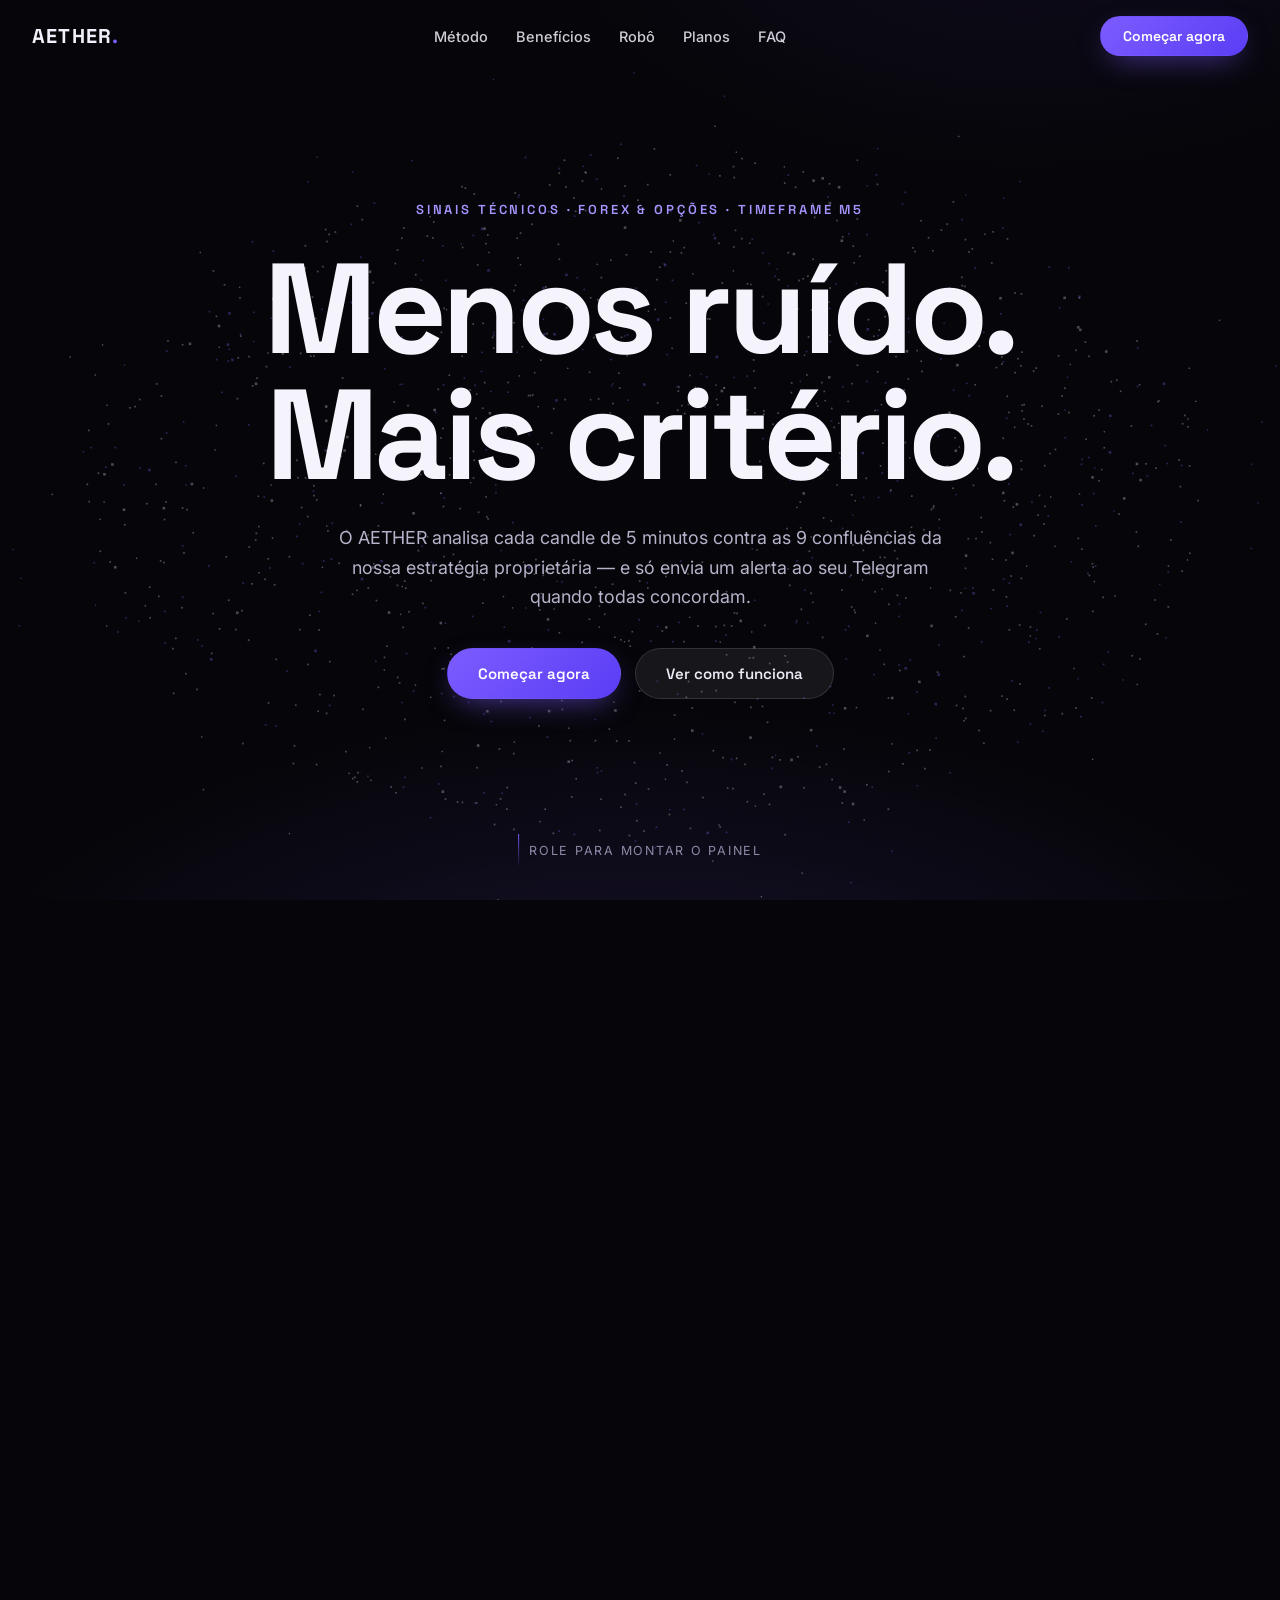
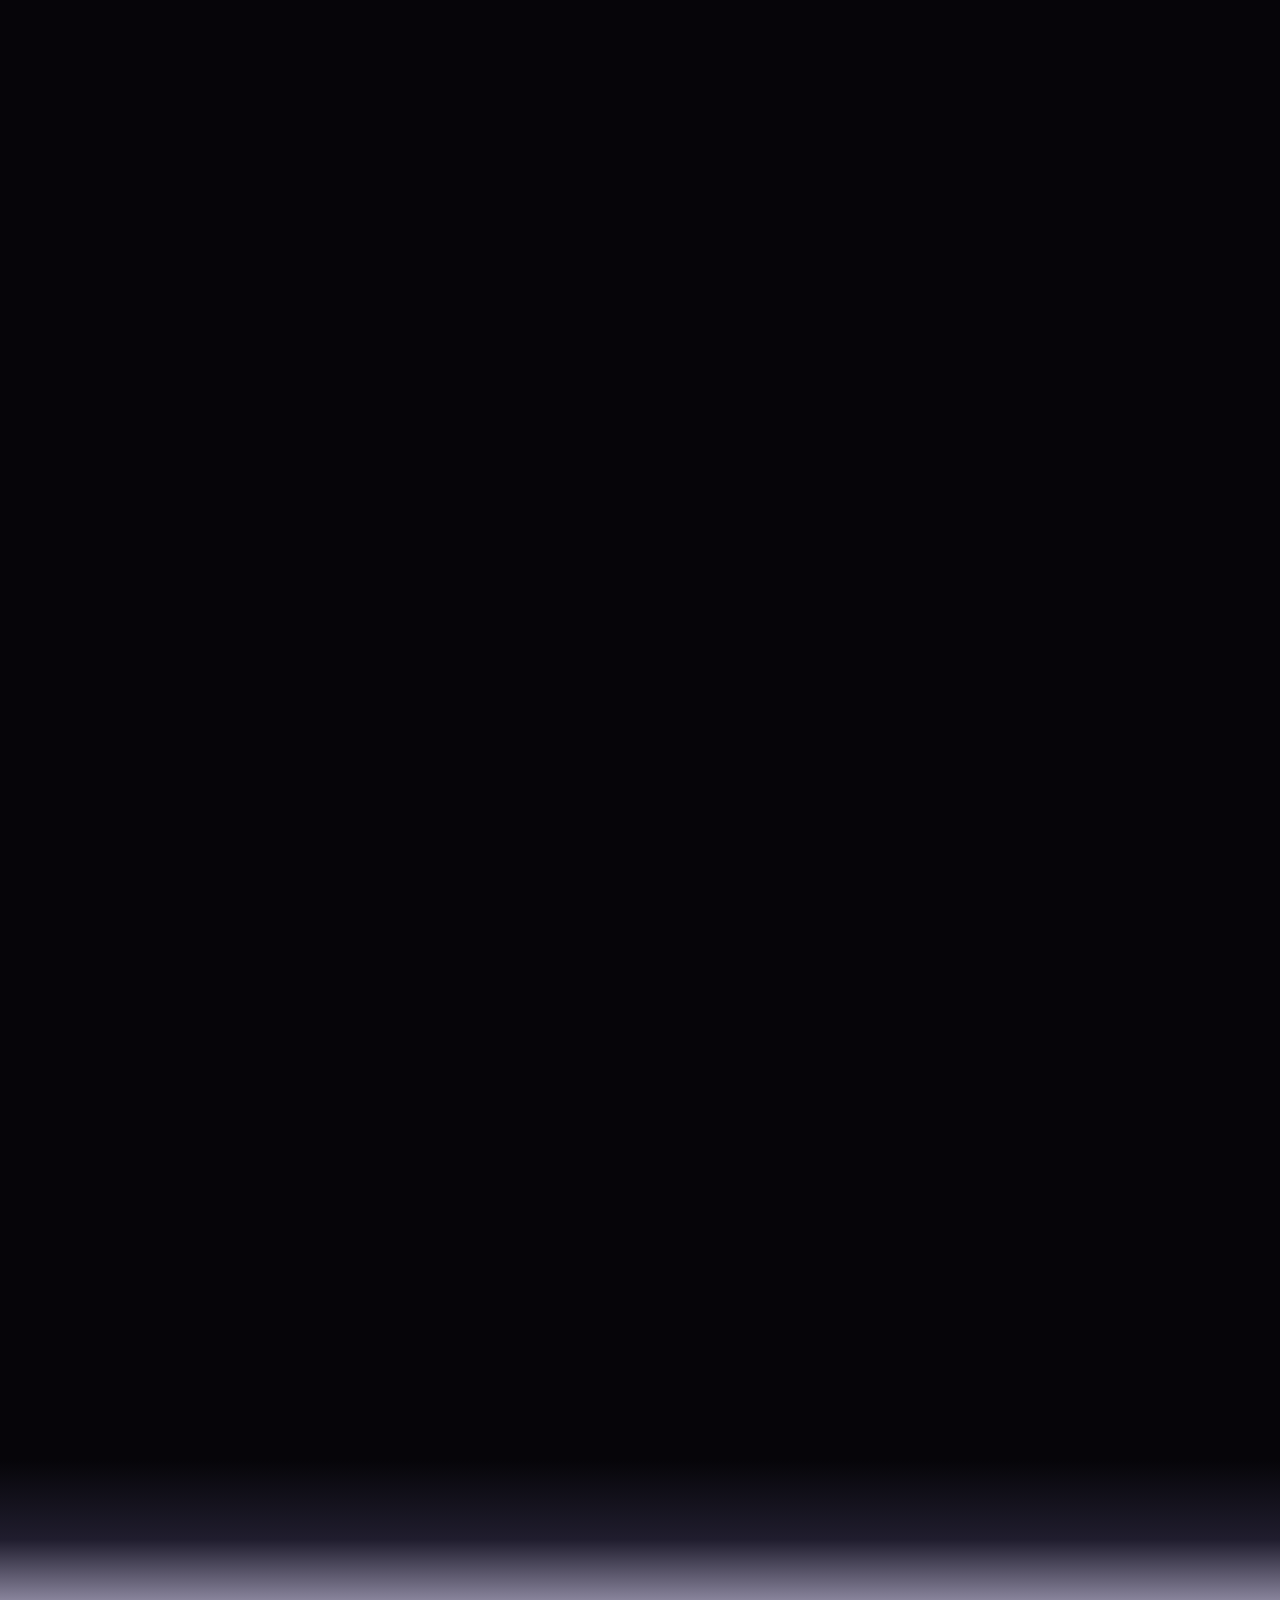
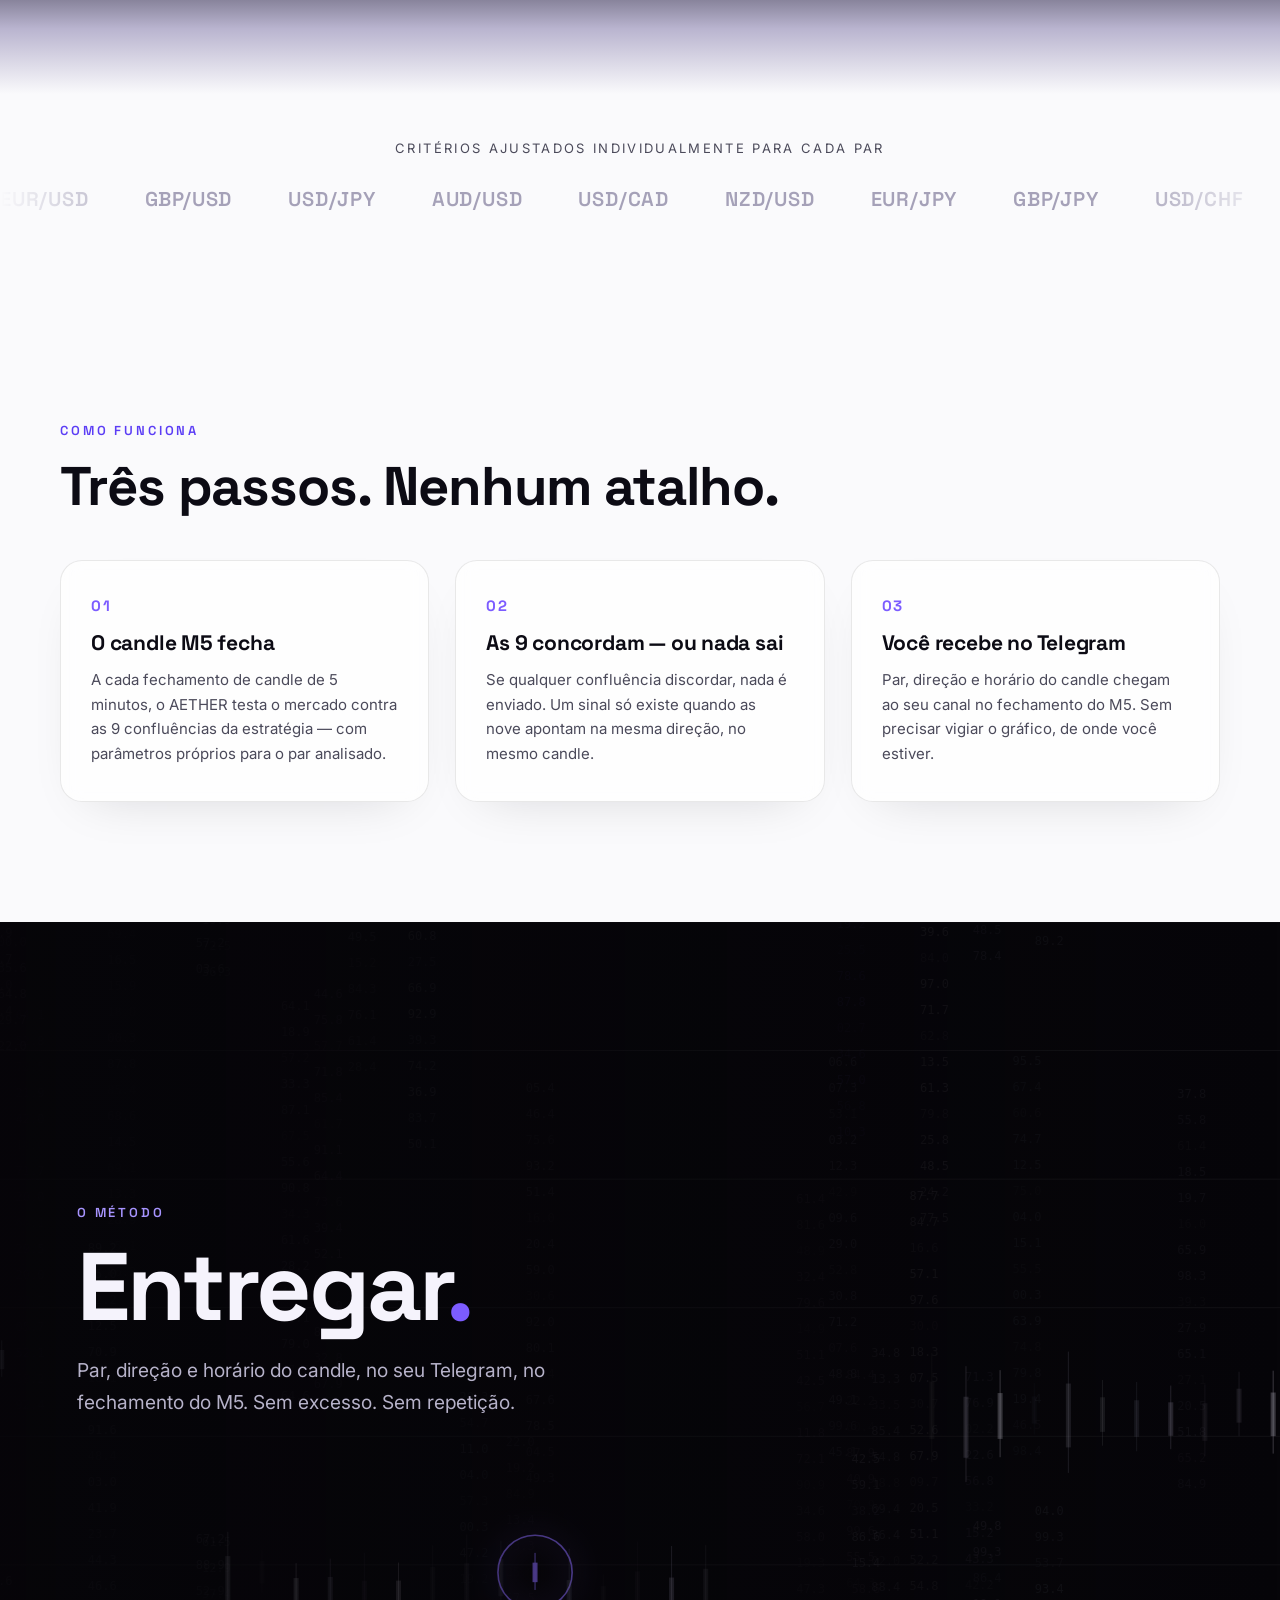
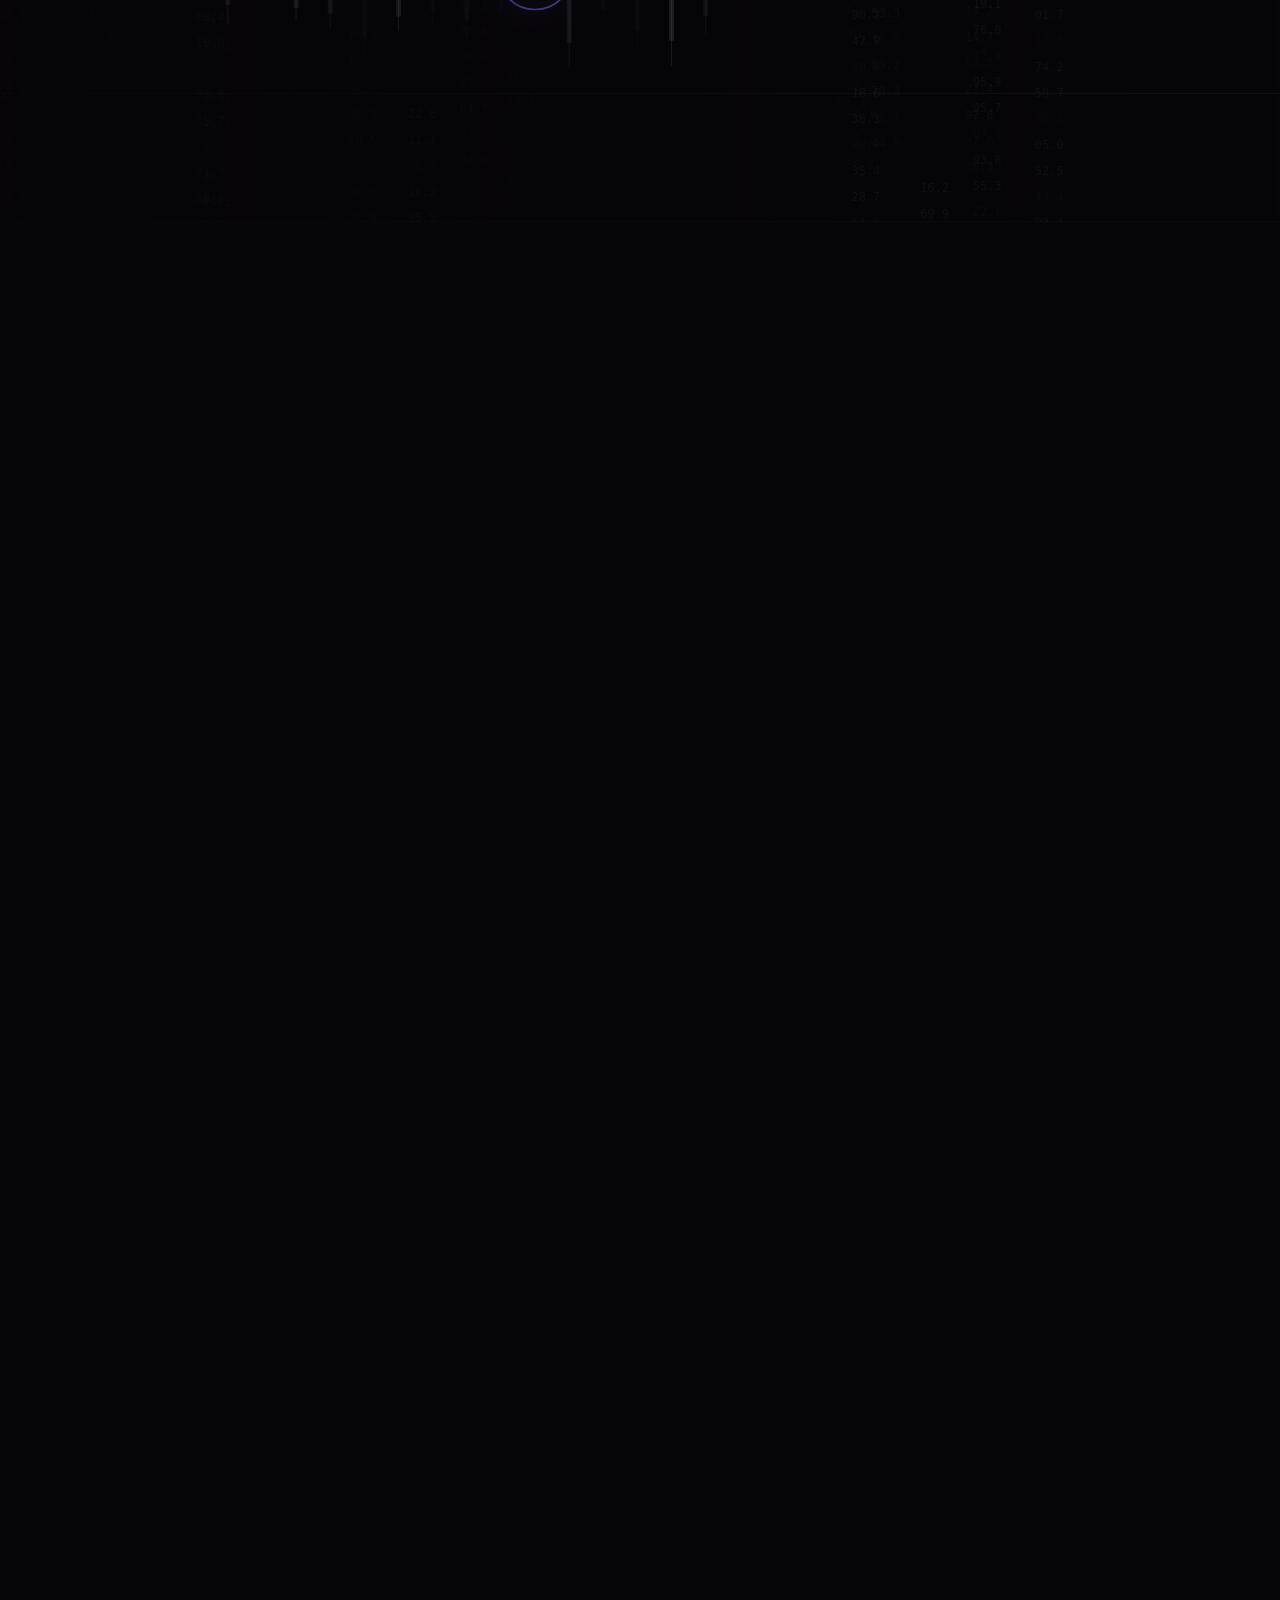
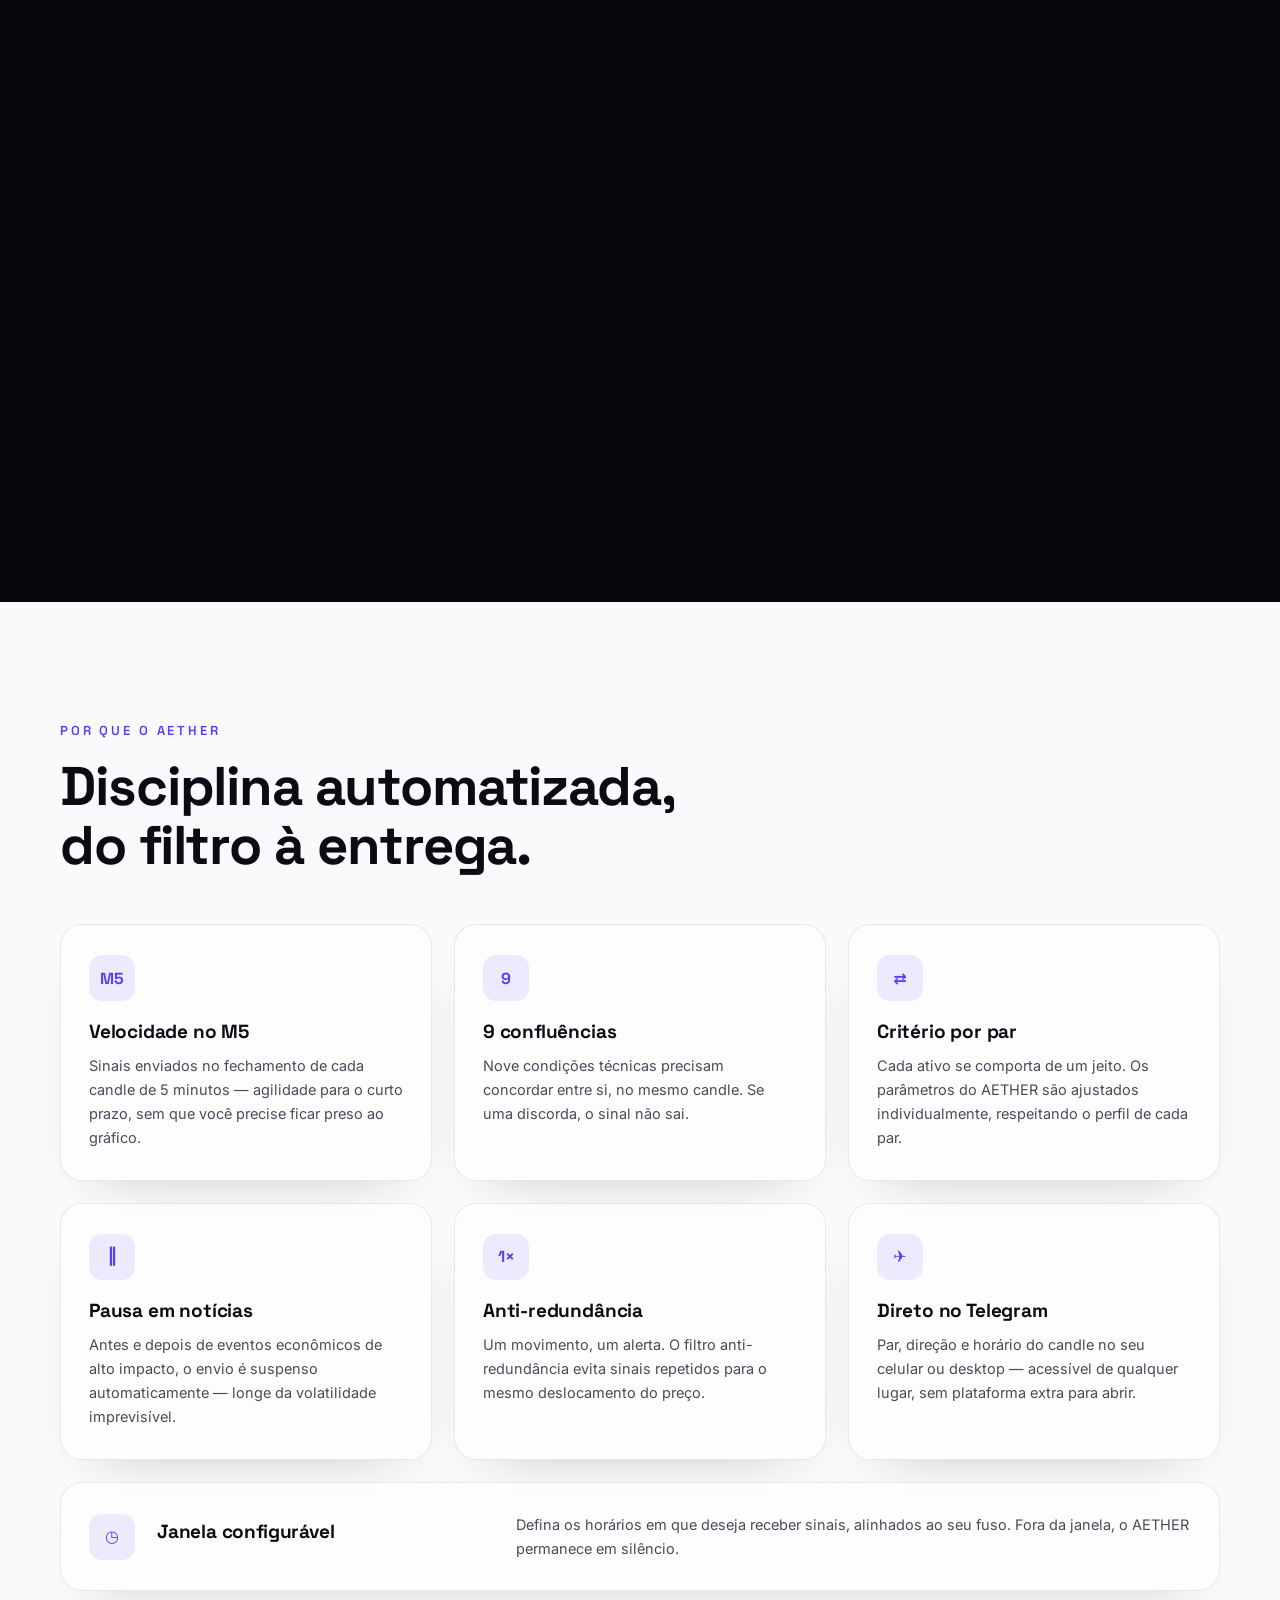
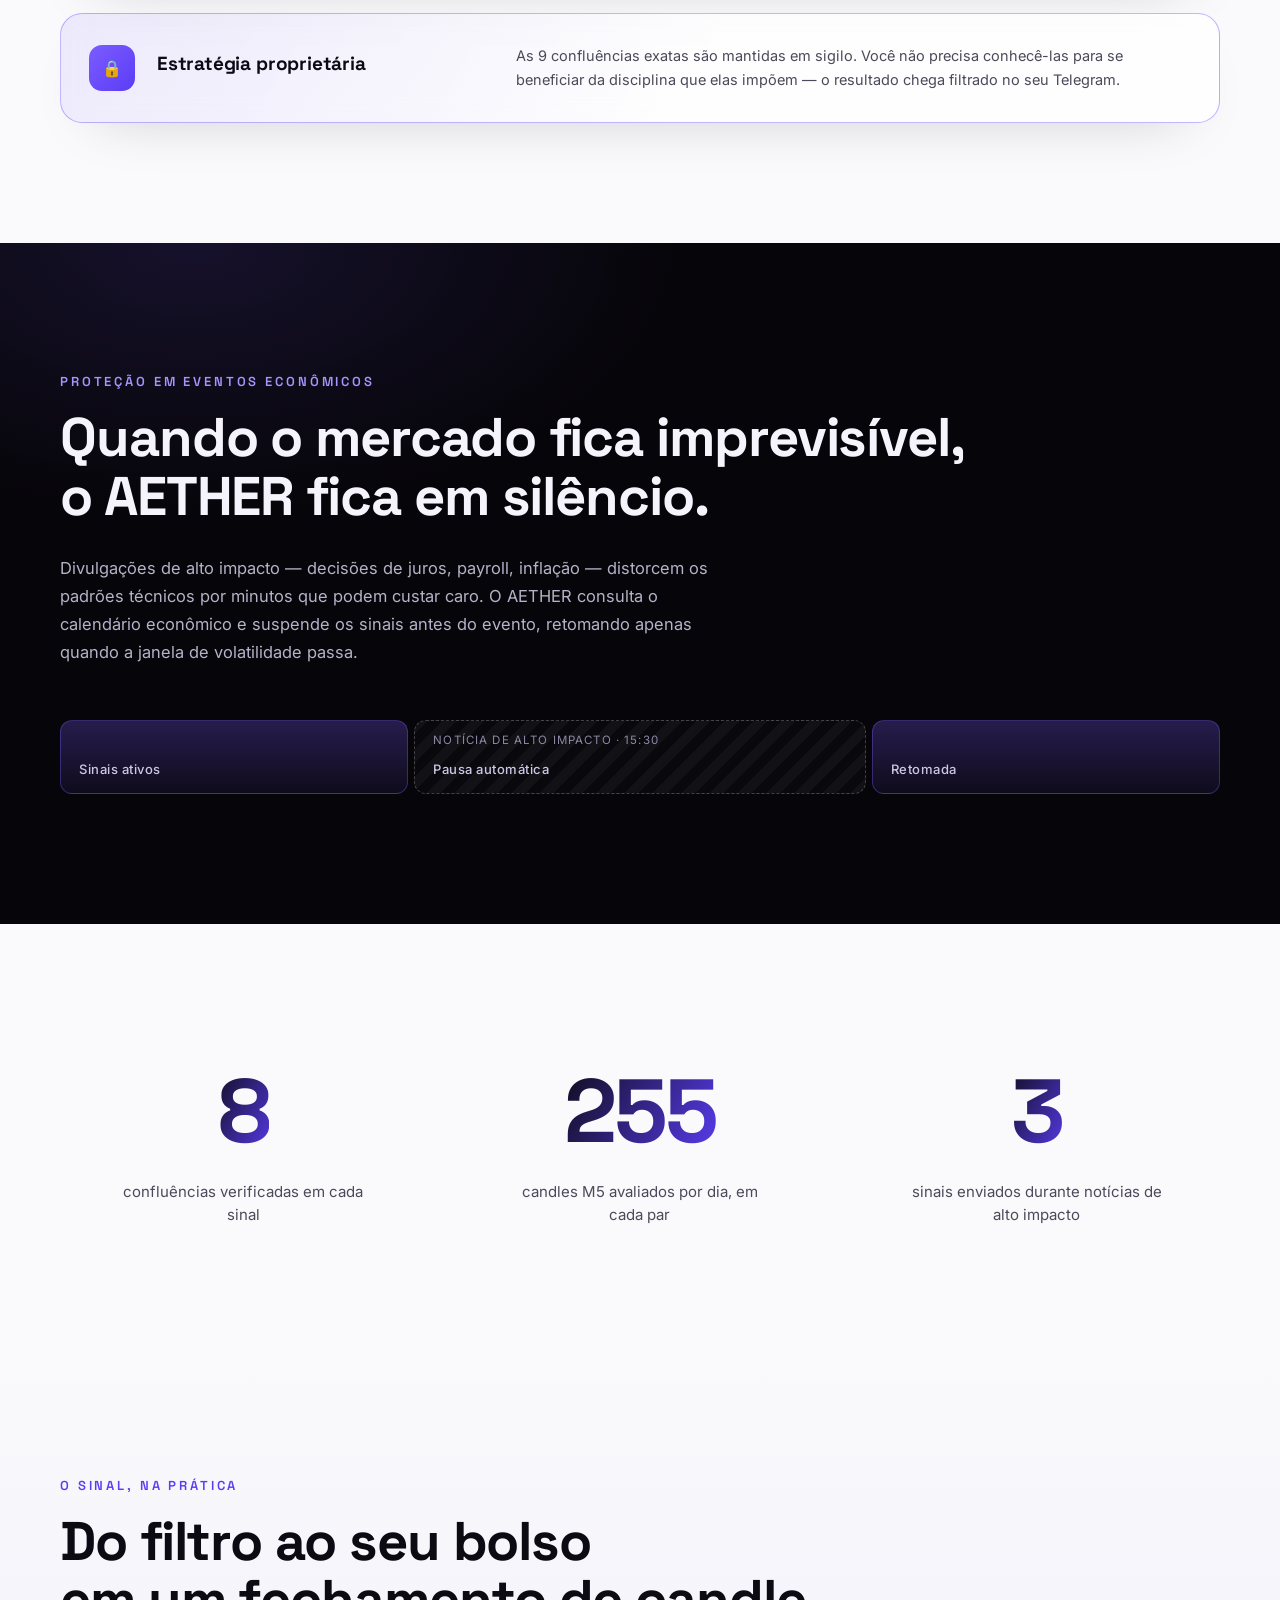
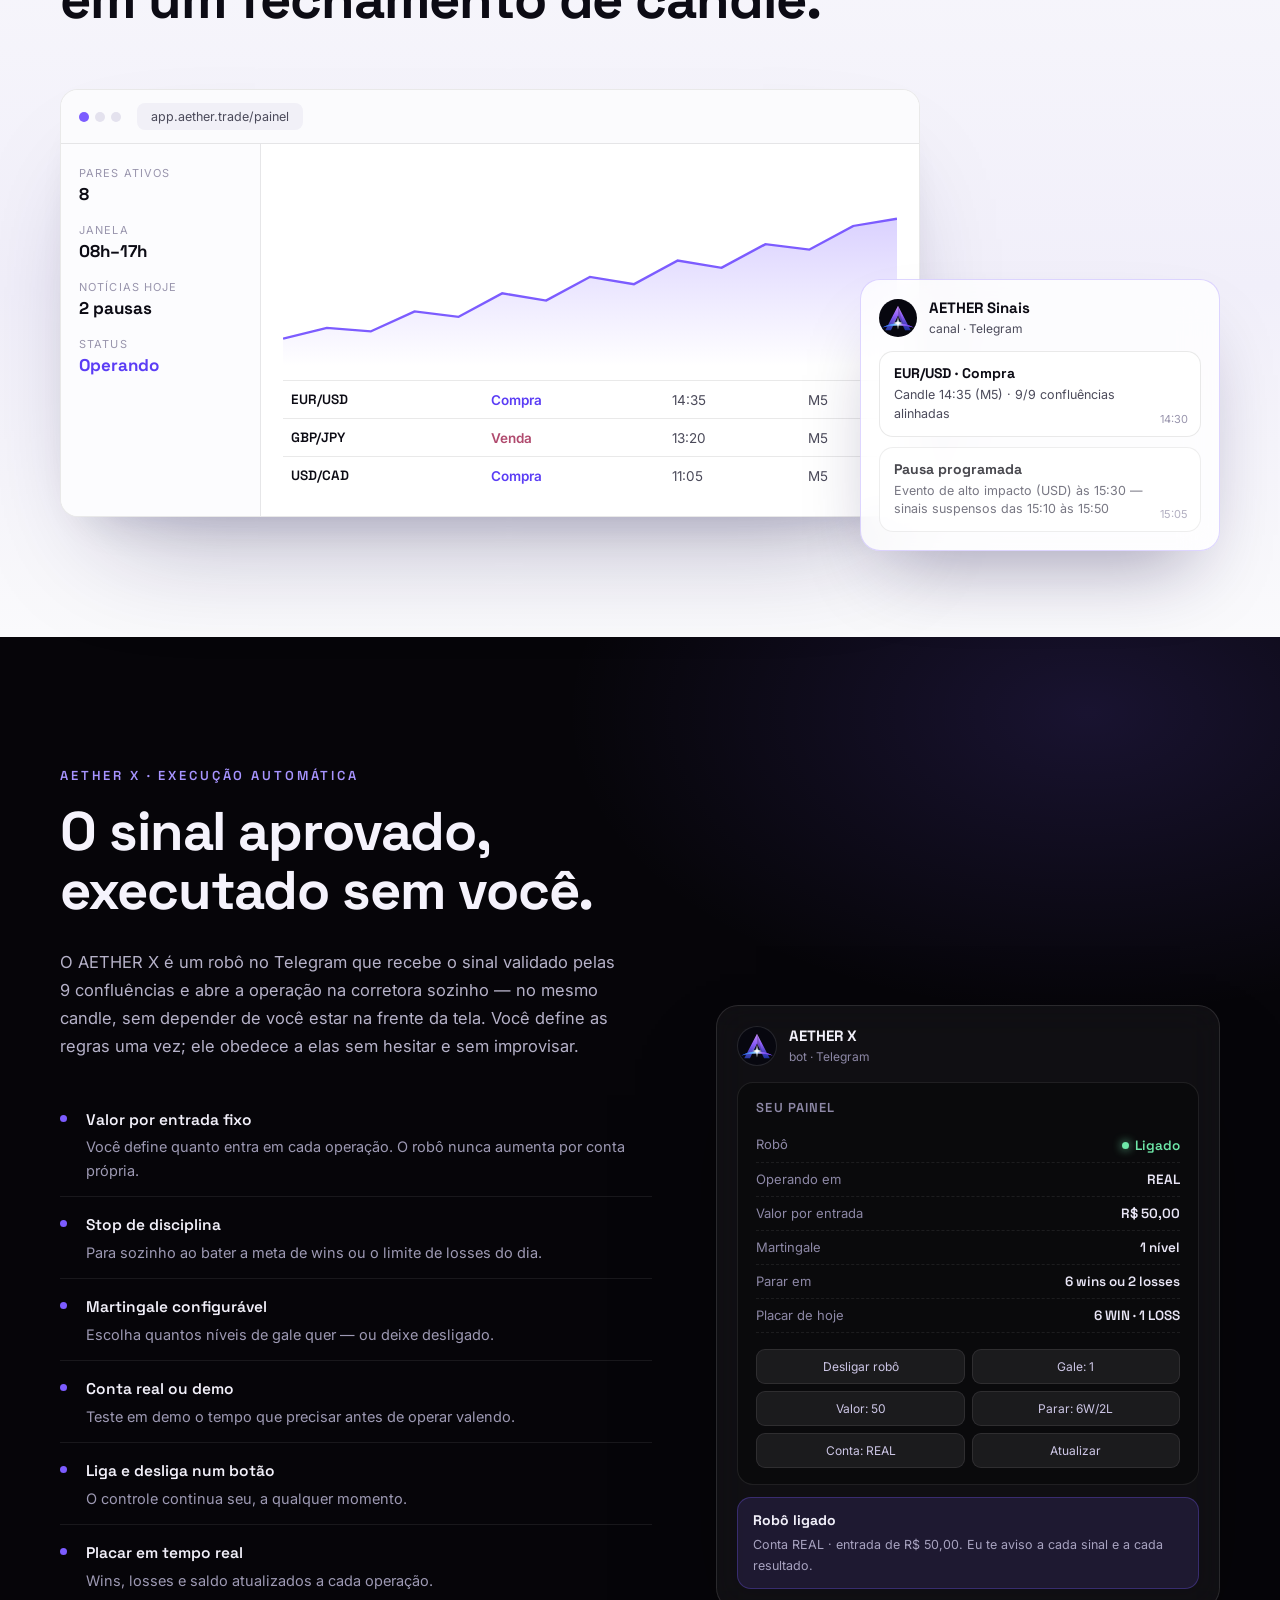
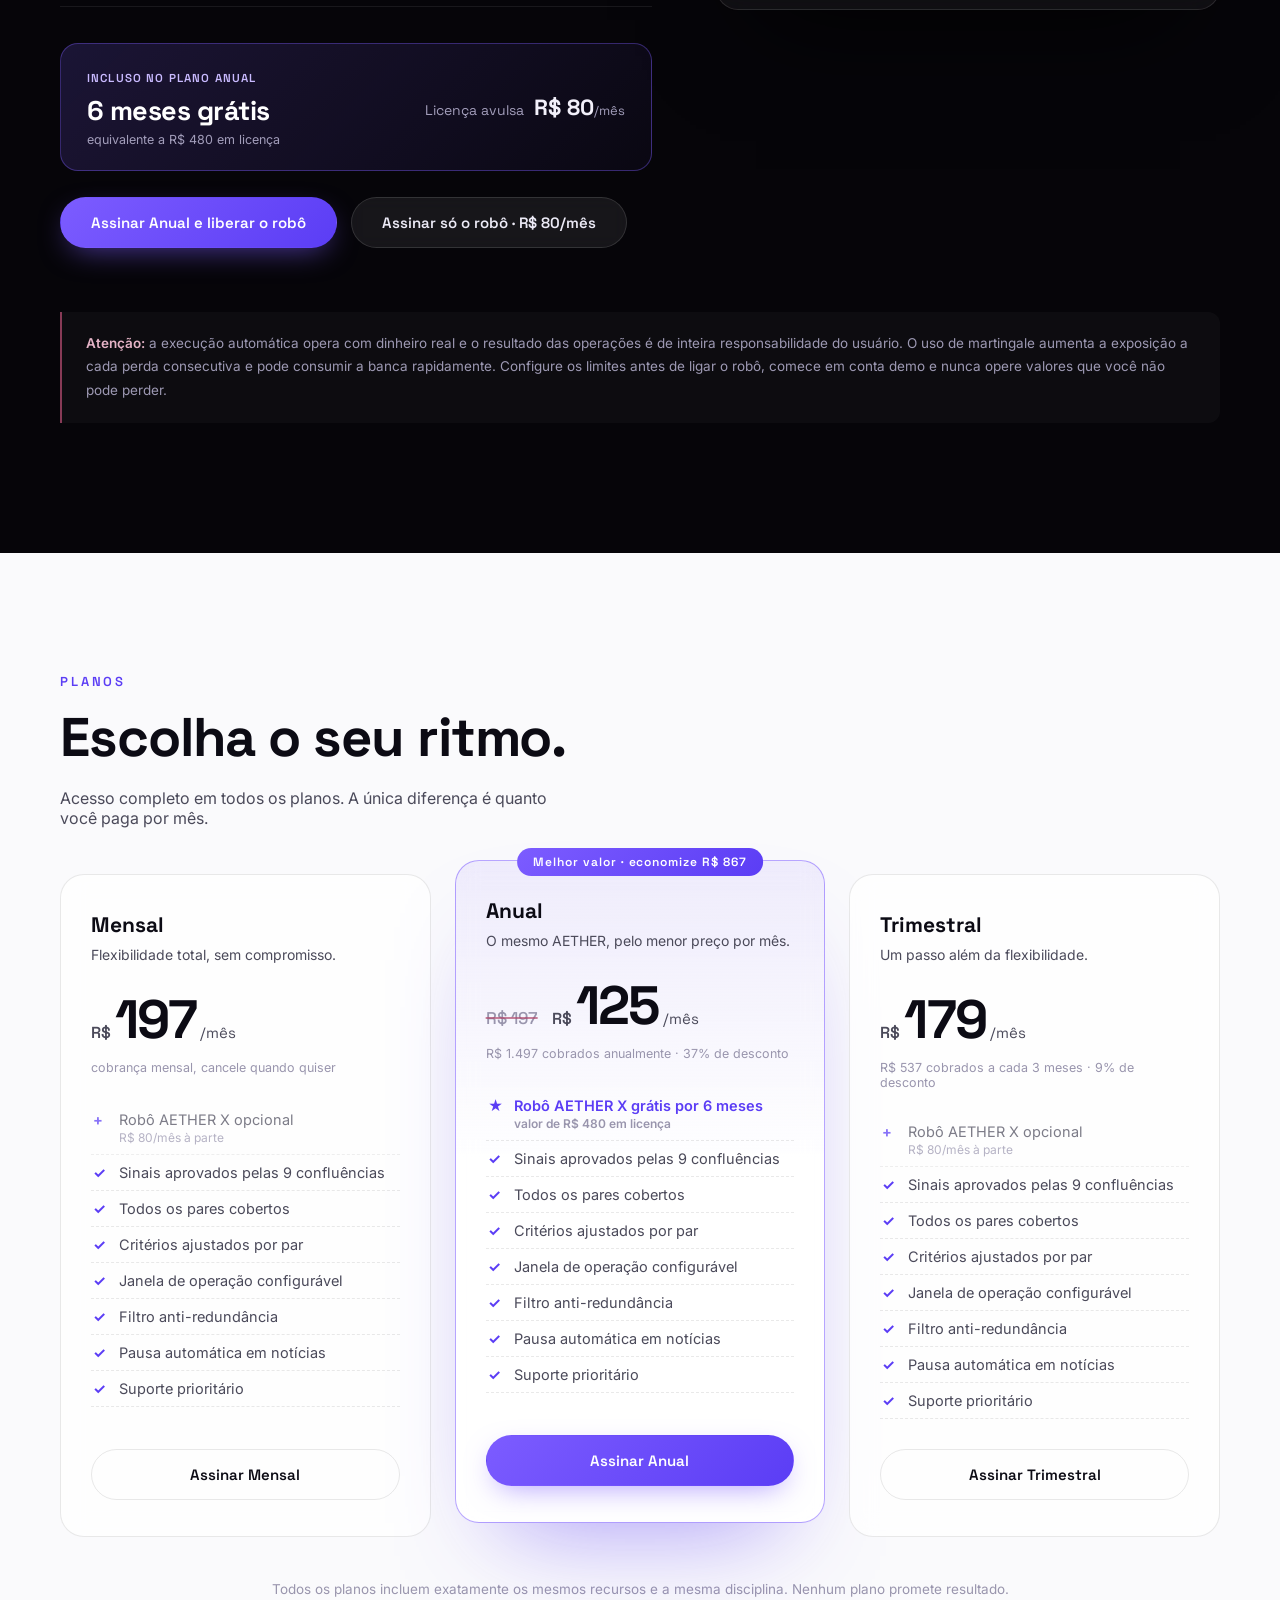
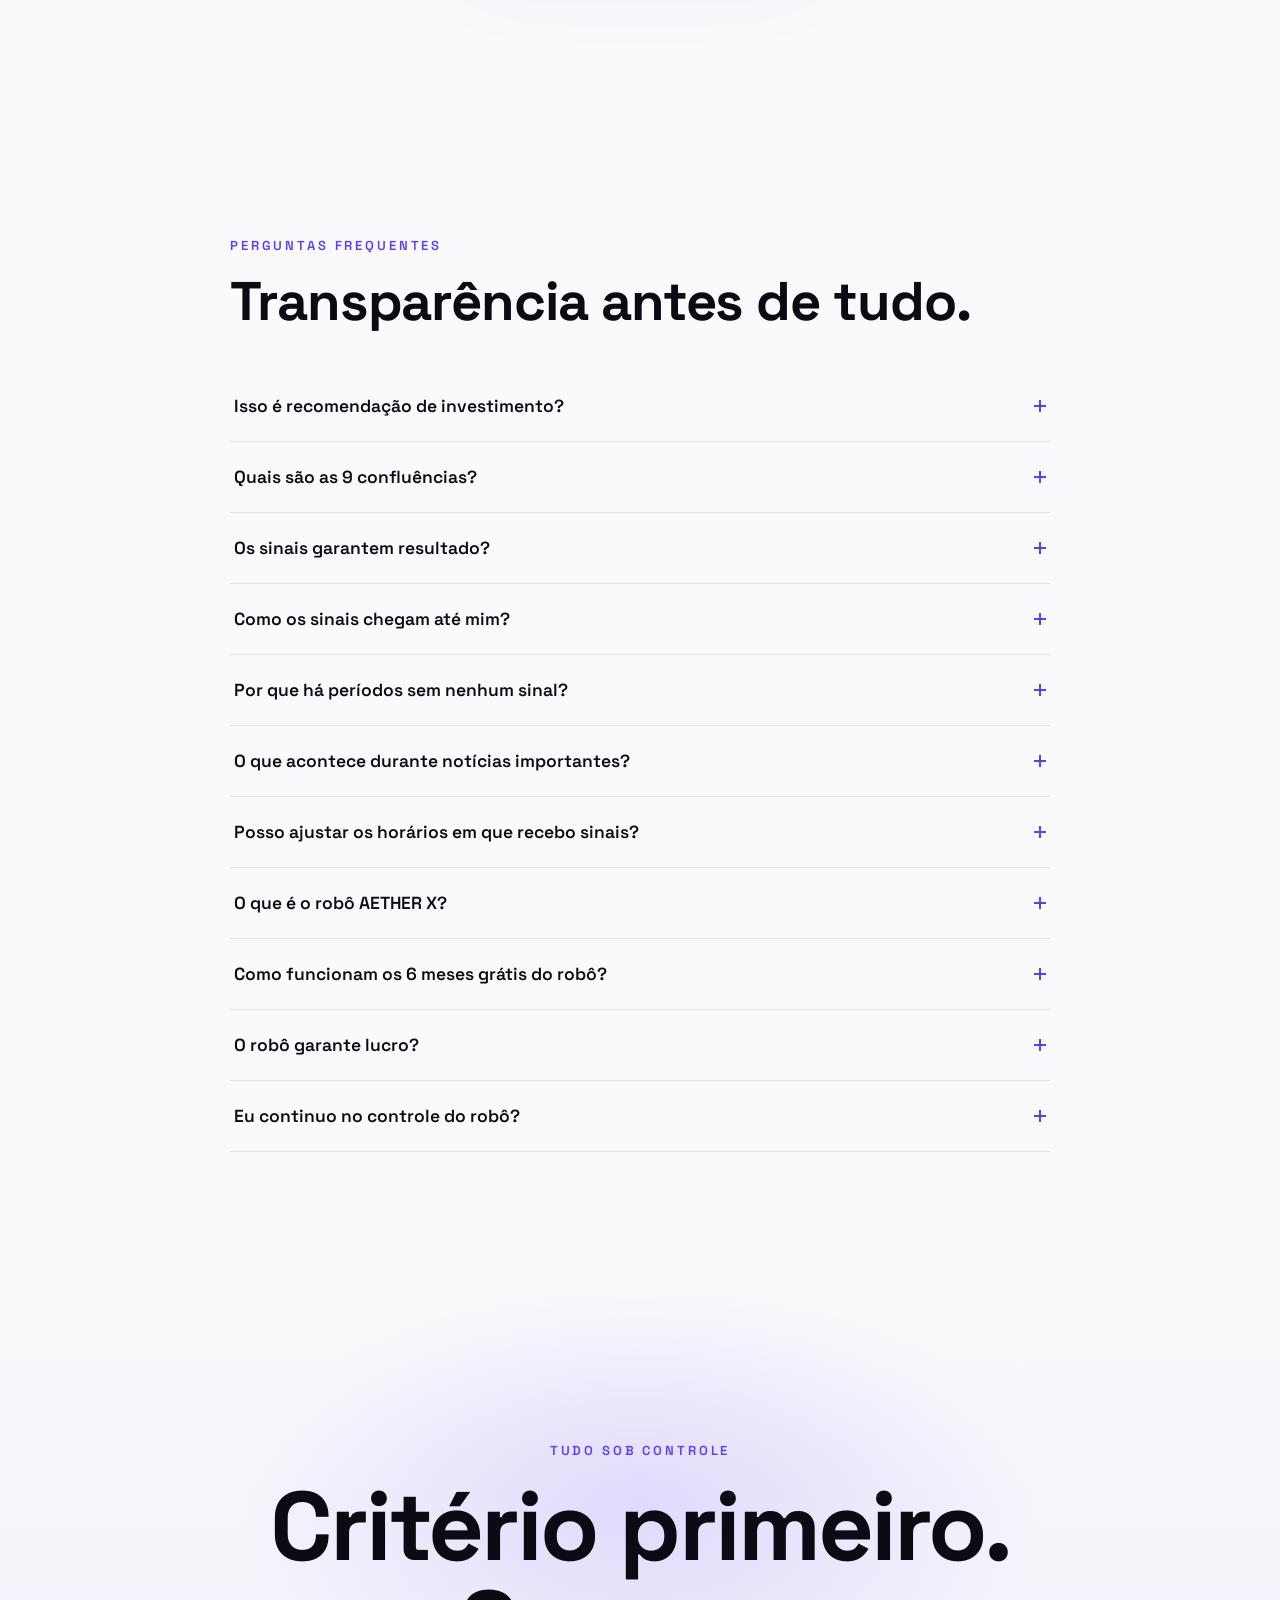
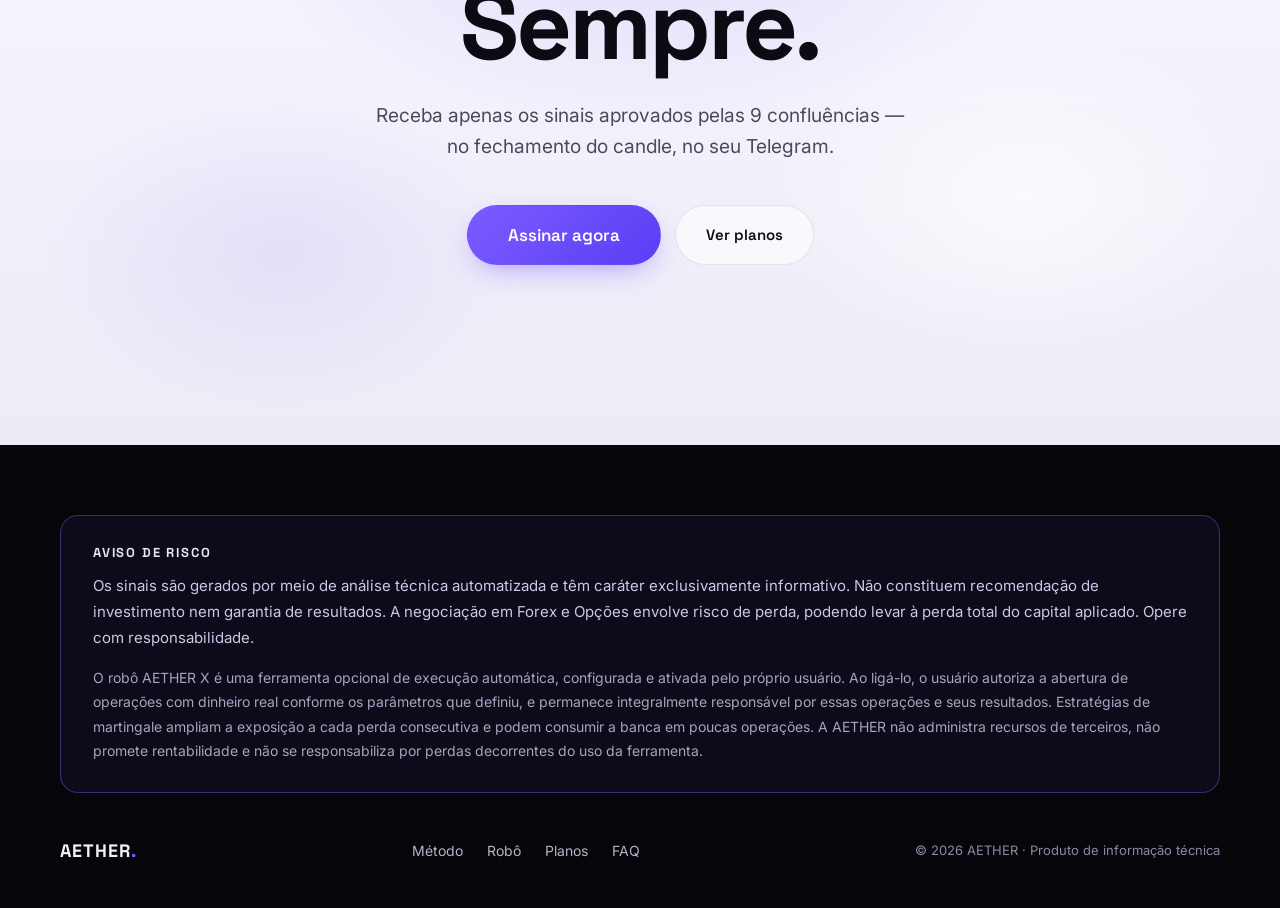
<file: index.html>
<!DOCTYPE html>
<html lang="pt-BR">
<head>
<meta charset="UTF-8" />
<meta name="viewport" content="width=device-width, initial-scale=1.0" />
<title>AETHER — Sinais técnicos M5 para Forex e Opções, direto no Telegram</title>
<meta name="description" content="Sinais técnicos no fechamento de cada candle M5, aprovados por 9 confluências de uma estratégia proprietária. Entrega via Telegram. Caráter informativo — não é recomendação de investimento." />
<link rel="preconnect" href="https://fonts.googleapis.com" />
<link rel="preconnect" href="https://fonts.gstatic.com" crossorigin />
<link href="https://fonts.googleapis.com/css2?family=Space+Grotesk:wght@400;500;600;700&family=Inter:wght@400;500;600&display=swap" rel="stylesheet" />
<link rel="stylesheet" href="css/style.css" />
</head>
<body>

<nav class="nav" id="nav">
  <a class="nav__brand" href="#top">AETHER<span class="nav__dot">.</span></a>
  <div class="nav__links">
    <a href="#metodo">Método</a>
    <a href="#beneficios">Benefícios</a>
    <a href="#robo">Robô</a>
    <a href="#planos">Planos</a>
    <a href="#faq">FAQ</a>
  </div>
  <a class="btn btn--sm btn--primary" href="#planos">Começar agora</a>
</nav>

<!-- ============ HERO — montagem por partículas, controlada pelo scroll ============ -->
<section class="hero" id="top">
  <div class="hero__sticky">
    <canvas id="heroCanvas" aria-hidden="true"></canvas>
    <div class="hero__copy" id="heroCopy">
      <p class="eyebrow eyebrow--light">Sinais técnicos · Forex &amp; Opções · Timeframe M5</p>
      <h1 class="hero__title">Menos ruído.<br />Mais critério.</h1>
      <p class="hero__sub">O AETHER analisa cada candle de 5 minutos contra as 9 confluências da nossa estratégia proprietária — e só envia um alerta ao seu Telegram quando todas concordam.</p>
      <div class="hero__actions">
        <a class="btn btn--primary" href="#planos">Começar agora</a>
        <a class="btn btn--ghost" href="#como-funciona">Ver como funciona</a>
      </div>
    </div>
    <p class="hero__caption" id="heroCaption">Cada sinal nasce de 9 condições que concordam — nunca de um palpite.</p>
    <div class="hero__scrollhint" id="heroHint"><span></span>Role para montar o painel</div>
  </div>
</section>

<div class="fade-band" aria-hidden="true"></div>

<!-- ============ FAIXA DE PARES ============ -->
<section class="pairs">
  <p class="pairs__label">Critérios ajustados individualmente para cada par</p>
  <div class="pairs__marquee" aria-hidden="true">
    <div class="pairs__track">
      <span>EUR/USD</span><span>GBP/USD</span><span>USD/JPY</span><span>AUD/USD</span><span>USD/CAD</span><span>NZD/USD</span><span>EUR/JPY</span><span>GBP/JPY</span><span>USD/CHF</span><span>EUR/GBP</span>
      <span>EUR/USD</span><span>GBP/USD</span><span>USD/JPY</span><span>AUD/USD</span><span>USD/CAD</span><span>NZD/USD</span><span>EUR/JPY</span><span>GBP/JPY</span><span>USD/CHF</span><span>EUR/GBP</span>
    </div>
  </div>
</section>

<!-- ============ COMO FUNCIONA ============ -->
<section class="section" id="como-funciona">
  <div class="wrap">
    <p class="eyebrow fx">Como funciona</p>
    <h2 class="h2 fx">Três passos. Nenhum atalho.</h2>
    <div class="steps">
      <article class="step fx">
        <span class="step__num">01</span>
        <h3>O candle M5 fecha</h3>
        <p>A cada fechamento de candle de 5 minutos, o AETHER testa o mercado contra as 9 confluências da estratégia — com parâmetros próprios para o par analisado.</p>
      </article>
      <article class="step fx">
        <span class="step__num">02</span>
        <h3>As 9 concordam — ou nada sai</h3>
        <p>Se qualquer confluência discordar, nada é enviado. Um sinal só existe quando as nove apontam na mesma direção, no mesmo candle.</p>
      </article>
      <article class="step fx">
        <span class="step__num">03</span>
        <h3>Você recebe no Telegram</h3>
        <p>Par, direção e horário do candle chegam ao seu canal no fechamento do M5. Sem precisar vigiar o gráfico, de onde você estiver.</p>
      </article>
    </div>
  </div>
</section>

<!-- ============ O MÉTODO — seção fixa sobre o "clipe 2" ============ -->
<section class="signal" id="metodo">
  <div class="signal__sticky">
    <canvas id="signalCanvas" aria-hidden="true"></canvas>
    <div class="signal__overlay">
      <p class="eyebrow eyebrow--light">O método</p>
      <div class="signal__words">
        <div class="signal__word" data-idx="0">
          <h2>Filtrar<span>.</span></h2>
          <p>Cada candle é testado contra as 9 confluências da estratégia. O que é fraco, o AETHER descarta em silêncio.</p>
        </div>
        <div class="signal__word" data-idx="1">
          <h2>Confirmar<span>.</span></h2>
          <p>Um alerta só existe quando as 9 confluências apontam na mesma direção — reduzindo ruído e sinais frágeis.</p>
        </div>
        <div class="signal__word" data-idx="2">
          <h2>Entregar<span>.</span></h2>
          <p>Par, direção e horário do candle, no seu Telegram, no fechamento do M5. Sem excesso. Sem repetição.</p>
        </div>
      </div>
    </div>
  </div>
</section>

<!-- ============ BENEFÍCIOS ============ -->
<section class="section" id="beneficios">
  <div class="wrap">
    <p class="eyebrow fx">Por que o AETHER</p>
    <h2 class="h2 fx">Disciplina automatizada,<br />do filtro à entrega.</h2>
    <div class="cards">
      <article class="card fx">
        <div class="card__icon">M5</div>
        <h3>Velocidade no M5</h3>
        <p>Sinais enviados no fechamento de cada candle de 5 minutos — agilidade para o curto prazo, sem que você precise ficar preso ao gráfico.</p>
      </article>
      <article class="card fx">
        <div class="card__icon">9</div>
        <h3>9 confluências</h3>
        <p>Nove condições técnicas precisam concordar entre si, no mesmo candle. Se uma discorda, o sinal não sai.</p>
      </article>
      <article class="card fx">
        <div class="card__icon">⇄</div>
        <h3>Critério por par</h3>
        <p>Cada ativo se comporta de um jeito. Os parâmetros do AETHER são ajustados individualmente, respeitando o perfil de cada par.</p>
      </article>
      <article class="card fx">
        <div class="card__icon">‖</div>
        <h3>Pausa em notícias</h3>
        <p>Antes e depois de eventos econômicos de alto impacto, o envio é suspenso automaticamente — longe da volatilidade imprevisível.</p>
      </article>
      <article class="card fx">
        <div class="card__icon">1×</div>
        <h3>Anti-redundância</h3>
        <p>Um movimento, um alerta. O filtro anti-redundância evita sinais repetidos para o mesmo deslocamento do preço.</p>
      </article>
      <article class="card fx">
        <div class="card__icon">✈</div>
        <h3>Direto no Telegram</h3>
        <p>Par, direção e horário do candle no seu celular ou desktop — acessível de qualquer lugar, sem plataforma extra para abrir.</p>
      </article>
      <article class="card fx card--wide">
        <div class="card__icon">◷</div>
        <h3>Janela configurável</h3>
        <p>Defina os horários em que deseja receber sinais, alinhados ao seu fuso. Fora da janela, o AETHER permanece em silêncio.</p>
      </article>
      <article class="card fx card--wide card--secret">
        <div class="card__icon">🔒</div>
        <h3>Estratégia proprietária</h3>
        <p>As 9 confluências exatas são mantidas em sigilo. Você não precisa conhecê-las para se beneficiar da disciplina que elas impõem — o resultado chega filtrado no seu Telegram.</p>
      </article>
    </div>
  </div>
</section>

<!-- ============ PROTEÇÃO EM NOTÍCIAS ============ -->
<section class="news">
  <div class="wrap">
    <p class="eyebrow eyebrow--light fx">Proteção em eventos econômicos</p>
    <h2 class="h2 fx">Quando o mercado fica imprevisível,<br />o AETHER fica em silêncio.</h2>
    <p class="news__body fx">Divulgações de alto impacto — decisões de juros, payroll, inflação — distorcem os padrões técnicos por minutos que podem custar caro. O AETHER consulta o calendário econômico e suspende os sinais antes do evento, retomando apenas quando a janela de volatilidade passa.</p>
    <div class="timeline fx" role="img" aria-label="Linha do tempo mostrando sinais ativos, pausa automática durante notícia de alto impacto e retomada">
      <div class="timeline__seg timeline__seg--on"><em>Sinais ativos</em></div>
      <div class="timeline__seg timeline__seg--off"><i>Notícia de alto impacto · 15:30</i><em>Pausa automática</em></div>
      <div class="timeline__seg timeline__seg--on"><em>Retomada</em></div>
    </div>
  </div>
</section>

<!-- ============ MÉTRICAS ============ -->
<section class="section metrics">
  <div class="wrap">
    <div class="metrics__grid">
      <div class="metric fx">
        <strong><span class="counter" data-target="9" data-from="0">0</span></strong>
        <p>confluências verificadas em cada sinal</p>
      </div>
      <div class="metric fx">
        <strong><span class="counter" data-target="288" data-from="0">0</span></strong>
        <p>candles M5 avaliados por dia, em cada par</p>
      </div>
      <div class="metric fx">
        <strong><span class="counter" data-target="0" data-from="24">24</span></strong>
        <p>sinais enviados durante notícias de alto impacto</p>
      </div>
    </div>
  </div>
</section>

<!-- ============ PRODUTO / MOCKUP ============ -->
<section class="section product">
  <div class="wrap">
    <p class="eyebrow fx">O sinal, na prática</p>
    <h2 class="h2 fx">Do filtro ao seu bolso<br />em um fechamento de candle.</h2>
    <div class="product__stage fx">
      <div class="browser">
        <div class="browser__bar">
          <span class="browser__dots"><i></i><i></i><i></i></span>
          <span class="browser__url">app.aether.trade/painel</span>
        </div>
        <div class="browser__body">
          <aside class="dash__side">
            <div class="dash__stat"><small>Pares ativos</small><b>8</b></div>
            <div class="dash__stat"><small>Janela</small><b>08h–17h</b></div>
            <div class="dash__stat"><small>Notícias hoje</small><b>2 pausas</b></div>
            <div class="dash__stat"><small>Status</small><b class="ok">Operando</b></div>
          </aside>
          <div class="dash__main">
            <svg viewBox="0 0 560 220" preserveAspectRatio="none" aria-hidden="true">
              <defs>
                <linearGradient id="gArea" x1="0" y1="0" x2="0" y2="1">
                  <stop offset="0%" stop-color="#7C5CFF" stop-opacity=".28"/>
                  <stop offset="100%" stop-color="#7C5CFF" stop-opacity="0"/>
                </linearGradient>
              </defs>
              <polyline fill="none" stroke="#7C5CFF" stroke-width="2.5"
                points="0,190 40,178 80,182 120,160 160,166 200,140 240,148 280,122 320,130 360,104 400,112 440,86 480,92 520,66 560,58"/>
              <polygon fill="url(#gArea)"
                points="0,190 40,178 80,182 120,160 160,166 200,140 240,148 280,122 320,130 360,104 400,112 440,86 480,92 520,66 560,58 560,220 0,220"/>
            </svg>
            <table class="dash__table">
              <tbody>
                <tr><td>EUR/USD</td><td class="up">Compra</td><td>14:35</td><td>M5</td></tr>
                <tr><td>GBP/JPY</td><td class="down">Venda</td><td>13:20</td><td>M5</td></tr>
                <tr><td>USD/CAD</td><td class="up">Compra</td><td>11:05</td><td>M5</td></tr>
              </tbody>
            </table>
          </div>
        </div>
      </div>
      <div class="tg">
        <div class="tg__head"><span class="tg__avatar"><img src="assets/aether-mark.svg" alt="" /></span><div><b>AETHER Sinais</b><small>canal · Telegram</small></div></div>
        <div class="tg__msg">
          <b>EUR/USD · Compra</b>
          <span>Candle 14:35 (M5) · 9/9 confluências alinhadas</span>
          <time>14:30</time>
        </div>
        <div class="tg__msg tg__msg--muted">
          <b>Pausa programada</b>
          <span>Evento de alto impacto (USD) às 15:30 — sinais suspensos das 15:10 às 15:50</span>
          <time>15:05</time>
        </div>
      </div>
    </div>
  </div>
</section>

<!-- ============ ROBÔ AETHER X ============ -->
<section class="robot" id="robo">
  <div class="wrap">
    <div class="robot__grid">
      <div class="robot__copy">
        <p class="eyebrow eyebrow--light fx">AETHER X · Execução automática</p>
        <h2 class="h2 fx">O sinal aprovado,<br />executado sem você.</h2>
        <p class="robot__lead fx">O AETHER X é um robô no Telegram que recebe o sinal validado pelas 9 confluências e abre a operação na corretora sozinho — no mesmo candle, sem depender de você estar na frente da tela. Você define as regras uma vez; ele obedece a elas sem hesitar e sem improvisar.</p>
        <ul class="robot__list fx">
          <li><b>Valor por entrada fixo</b>Você define quanto entra em cada operação. O robô nunca aumenta por conta própria.</li>
          <li><b>Stop de disciplina</b>Para sozinho ao bater a meta de wins ou o limite de losses do dia.</li>
          <li><b>Martingale configurável</b>Escolha quantos níveis de gale quer — ou deixe desligado.</li>
          <li><b>Conta real ou demo</b>Teste em demo o tempo que precisar antes de operar valendo.</li>
          <li><b>Liga e desliga num botão</b>O controle continua seu, a qualquer momento.</li>
          <li><b>Placar em tempo real</b>Wins, losses e saldo atualizados a cada operação.</li>
        </ul>
        <div class="robot__offer fx">
          <div class="robot__offer-main">
            <span class="robot__tag">Incluso no plano Anual</span>
            <p class="robot__free"><b>6 meses grátis</b><small>equivalente a R$ 480 em licença</small></p>
          </div>
          <p class="robot__lic">Licença avulsa <b>R$ 80</b><small>/mês</small></p>
        </div>
        <div class="robot__actions fx">
          <a class="btn btn--primary" href="https://pay.finaliza.shop/pl/1ffd0b5468">Assinar Anual e liberar o robô</a>
          <a class="btn btn--ghost" href="https://pay.finaliza.shop/pl/d04b17d3cb">Assinar só o robô · R$ 80/mês</a>
        </div>
      </div>

      <div class="robot__stage fx">
        <div class="bot">
          <div class="bot__head">
            <span class="bot__avatar"><img src="assets/aether-mark.svg" alt="" /></span>
            <div><b>AETHER X</b><small>bot · Telegram</small></div>
          </div>
          <div class="bot__panel">
            <p class="bot__panel-title">Seu painel</p>
            <dl class="bot__rows">
              <div><dt>Robô</dt><dd class="is-on">Ligado</dd></div>
              <div><dt>Operando em</dt><dd>REAL</dd></div>
              <div><dt>Valor por entrada</dt><dd>R$ 50,00</dd></div>
              <div><dt>Martingale</dt><dd>1 nível</dd></div>
              <div><dt>Parar em</dt><dd>6 wins ou 2 losses</dd></div>
              <div><dt>Placar de hoje</dt><dd>6 WIN · 1 LOSS</dd></div>
            </dl>
            <div class="bot__keys" aria-hidden="true">
              <span>Desligar robô</span>
              <span>Gale: 1</span>
              <span>Valor: 50</span>
              <span>Parar: 6W/2L</span>
              <span>Conta: REAL</span>
              <span>Atualizar</span>
            </div>
          </div>
          <div class="bot__msg">
            <b>Robô ligado</b>
            <span>Conta REAL · entrada de R$ 50,00. Eu te aviso a cada sinal e a cada resultado.</span>
          </div>
        </div>
      </div>
    </div>

    <p class="robot__disclaimer fx"><strong>Atenção:</strong> a execução automática opera com dinheiro real e o resultado das operações é de inteira responsabilidade do usuário. O uso de martingale aumenta a exposição a cada perda consecutiva e pode consumir a banca rapidamente. Configure os limites antes de ligar o robô, comece em conta demo e nunca opere valores que você não pode perder.</p>
  </div>
</section>

<!-- ============ PLANOS ============ -->
<section class="section pricing" id="planos">
  <div class="wrap">
    <p class="eyebrow fx">Planos</p>
    <h2 class="h2 fx">Escolha o seu ritmo.</h2>
    <p class="pricing__lead fx">Acesso completo em todos os planos. A única diferença é quanto você paga por mês.</p>
    <div class="tiers fx" id="tiers">
      <article class="tier">
        <h3>Mensal</h3>
        <p class="tier__desc">Flexibilidade total, sem compromisso.</p>
        <p class="tier__price"><sup>R$</sup><span class="tier__amount">197</span><small>/mês</small></p>
        <p class="tier__note">cobrança mensal, cancele quando quiser</p>
        <ul>
          <li class="tier__addon">Robô AETHER X opcional <small>R$ 80/mês à parte</small></li>
          <li>Sinais aprovados pelas 9 confluências</li>
          <li>Todos os pares cobertos</li>
          <li>Critérios ajustados por par</li>
          <li>Janela de operação configurável</li>
          <li>Filtro anti-redundância</li>
          <li>Pausa automática em notícias</li>
          <li>Suporte prioritário</li>
        </ul>
        <a class="btn btn--outline" href="https://pay.finaliza.shop/pl/018c77d713">Assinar Mensal</a>
      </article>
      <article class="tier tier--hot">
        <span class="tier__badge">Melhor valor · economize R$ 867</span>
        <h3>Anual</h3>
        <p class="tier__desc">O mesmo AETHER, pelo menor preço por mês.</p>
        <p class="tier__price"><s class="tier__was">R$ 197</s><sup>R$</sup><span class="tier__amount">125</span><small>/mês</small></p>
        <p class="tier__note">R$ 1.497 cobrados anualmente · 37% de desconto</p>
        <ul>
          <li class="tier__bonus">Robô AETHER X grátis por 6 meses <small>valor de R$ 480 em licença</small></li>
          <li>Sinais aprovados pelas 9 confluências</li>
          <li>Todos os pares cobertos</li>
          <li>Critérios ajustados por par</li>
          <li>Janela de operação configurável</li>
          <li>Filtro anti-redundância</li>
          <li>Pausa automática em notícias</li>
          <li>Suporte prioritário</li>
        </ul>
        <a class="btn btn--primary" href="https://pay.finaliza.shop/pl/1ffd0b5468">Assinar Anual</a>
      </article>
      <article class="tier">
        <h3>Trimestral</h3>
        <p class="tier__desc">Um passo além da flexibilidade.</p>
        <p class="tier__price"><sup>R$</sup><span class="tier__amount">179</span><small>/mês</small></p>
        <p class="tier__note">R$ 537 cobrados a cada 3 meses · 9% de desconto</p>
        <ul>
          <li class="tier__addon">Robô AETHER X opcional <small>R$ 80/mês à parte</small></li>
          <li>Sinais aprovados pelas 9 confluências</li>
          <li>Todos os pares cobertos</li>
          <li>Critérios ajustados por par</li>
          <li>Janela de operação configurável</li>
          <li>Filtro anti-redundância</li>
          <li>Pausa automática em notícias</li>
          <li>Suporte prioritário</li>
        </ul>
        <a class="btn btn--outline" href="https://pay.finaliza.shop/pl/8694af9520">Assinar Trimestral</a>
      </article>
    </div>
    <p class="pricing__foot fx">Todos os planos incluem exatamente os mesmos recursos e a mesma disciplina. Nenhum plano promete resultado.</p>
  </div>
</section>

<!-- ============ FAQ ============ -->
<section class="section faq" id="faq">
  <div class="wrap wrap--narrow">
    <p class="eyebrow fx">Perguntas frequentes</p>
    <h2 class="h2 fx">Transparência antes de tudo.</h2>
    <div class="faq__list fx" id="faqList">
      <div class="faq__item">
        <button class="faq__q" type="button">Isso é recomendação de investimento?<i></i></button>
        <div class="faq__a"><p>Não. Os sinais são gerados por análise técnica automatizada e têm caráter exclusivamente informativo. Eles organizam informação com critérios objetivos — a decisão de operar, o gerenciamento de risco e a responsabilidade pelos resultados são sempre do usuário.</p></div>
      </div>
      <div class="faq__item">
        <button class="faq__q" type="button">Quais são as 9 confluências?<i></i></button>
        <div class="faq__a"><p>Elas são a parte proprietária do AETHER e não são divulgadas. O que garantimos é o comportamento: um sinal só é enviado quando as 9 concordam no mesmo candle — e, quando isso não acontece, o silêncio também é uma resposta.</p></div>
      </div>
      <div class="faq__item">
        <button class="faq__q" type="button">Os sinais garantem resultado?<i></i></button>
        <div class="faq__a"><p>Não. Nenhum sistema de análise técnica elimina o risco de perda. O que o AETHER oferece é disciplina: 9 confluências obrigatórias, critérios por par e silêncio quando o mercado não dá motivo.</p></div>
      </div>
      <div class="faq__item">
        <button class="faq__q" type="button">Como os sinais chegam até mim?<i></i></button>
        <div class="faq__a"><p>Pelo Telegram, no fechamento do candle M5. Cada mensagem informa o par, a direção e o horário do candle — simples de ler no celular ou no desktop, de onde você estiver.</p></div>
      </div>
      <div class="faq__item">
        <button class="faq__q" type="button">Por que há períodos sem nenhum sinal?<i></i></button>
        <div class="faq__a"><p>Porque o silêncio faz parte do método. Se as 9 confluências não concordam, se há notícia de alto impacto por perto ou se o movimento já foi sinalizado, nada é enviado. Menos alertas, mais relevância.</p></div>
      </div>
      <div class="faq__item">
        <button class="faq__q" type="button">O que acontece durante notícias importantes?<i></i></button>
        <div class="faq__a"><p>O AETHER consulta o calendário econômico e suspende automaticamente os sinais antes e depois de eventos de alto impacto, retomando quando a janela de volatilidade imprevisível passa.</p></div>
      </div>
      <div class="faq__item">
        <button class="faq__q" type="button">Posso ajustar os horários em que recebo sinais?<i></i></button>
        <div class="faq__a"><p>Sim. A janela de operação é configurável e alinhada ao seu fuso horário. Fora dela, nenhum alerta é enviado.</p></div>
      </div>
      <div class="faq__item">
        <button class="faq__q" type="button">O que é o robô AETHER X?<i></i></button>
        <div class="faq__a"><p>É um robô no Telegram que recebe o sinal já aprovado pelas 9 confluências e abre a operação na corretora automaticamente, seguindo os limites que você configurou: valor por entrada, níveis de gale, conta real ou demo e quando parar no dia. Ele é opcional — o AETHER funciona normalmente sem ele, enviando os sinais para você executar como preferir.</p></div>
      </div>
      <div class="faq__item">
        <button class="faq__q" type="button">Como funcionam os 6 meses grátis do robô?<i></i></button>
        <div class="faq__a"><p>Quem assina o plano Anual recebe a licença do AETHER X liberada por 6 meses, sem custo adicional — o equivalente a R$ 480. Passado esse período, a licença segue disponível por R$ 80/mês, e você decide se quer continuar. Nos planos Mensal e Trimestral, o robô pode ser contratado à parte por R$ 80/mês.</p></div>
      </div>
      <div class="faq__item">
        <button class="faq__q" type="button">O robô garante lucro?<i></i></button>
        <div class="faq__a"><p>Não. O robô automatiza a execução, não o resultado. Ele opera com dinheiro real e está sujeito às mesmas perdas de qualquer operação. O martingale, se ativado, aumenta a exposição a cada perda consecutiva e pode consumir a banca rapidamente numa sequência ruim. Comece em conta demo, defina limites conservadores e nunca opere valores que você não pode perder.</p></div>
      </div>
      <div class="faq__item">
        <button class="faq__q" type="button">Eu continuo no controle do robô?<i></i></button>
        <div class="faq__a"><p>Sim. Você liga e desliga o robô a qualquer momento por um botão no Telegram, altera o valor por entrada, os níveis de gale e os limites de parada quando quiser. Ele também para sozinho ao atingir a meta de wins ou o limite de losses que você definiu para o dia.</p></div>
      </div>
    </div>
  </div>
</section>

<!-- ============ CTA FINAL — "a calma" ============ -->
<section class="cta" id="cta-final">
  <div class="cta__glow" aria-hidden="true"></div>
  <div class="wrap wrap--narrow cta__inner">
    <p class="eyebrow fx">Tudo sob controle</p>
    <h2 class="cta__title fx">Critério primeiro.<br />Sempre.</h2>
    <p class="cta__sub fx">Receba apenas os sinais aprovados pelas 9 confluências — no fechamento do candle, no seu Telegram.</p>
    <div class="cta__actions fx">
      <a class="btn btn--primary btn--lg" href="https://pay.finaliza.shop/pl/1ffd0b5468">Assinar agora</a>
      <a class="btn btn--ghost-dark" href="#planos">Ver planos</a>
    </div>
  </div>
</section>

<!-- ============ RODAPÉ + AVISO DE RISCO ============ -->
<footer class="footer">
  <div class="wrap">
    <div class="footer__risk" role="note">
      <strong>Aviso de risco</strong>
      <p>Os sinais são gerados por meio de análise técnica automatizada e têm caráter exclusivamente informativo. Não constituem recomendação de investimento nem garantia de resultados. A negociação em Forex e Opções envolve risco de perda, podendo levar à perda total do capital aplicado. Opere com responsabilidade.</p>
      <p>O robô AETHER X é uma ferramenta opcional de execução automática, configurada e ativada pelo próprio usuário. Ao ligá-lo, o usuário autoriza a abertura de operações com dinheiro real conforme os parâmetros que definiu, e permanece integralmente responsável por essas operações e seus resultados. Estratégias de martingale ampliam a exposição a cada perda consecutiva e podem consumir a banca em poucas operações. A AETHER não administra recursos de terceiros, não promete rentabilidade e não se responsabiliza por perdas decorrentes do uso da ferramenta.</p>
    </div>
    <div class="footer__row">
      <span class="footer__brand">AETHER<span>.</span></span>
      <nav class="footer__links">
        <a href="#metodo">Método</a>
        <a href="#robo">Robô</a>
        <a href="#planos">Planos</a>
        <a href="#faq">FAQ</a>
      </nav>
      <span class="footer__copy">© 2026 AETHER · Produto de informação técnica</span>
    </div>
  </div>
</footer>

<script src="js/main.js"></script>
</body>
</html>
</file>
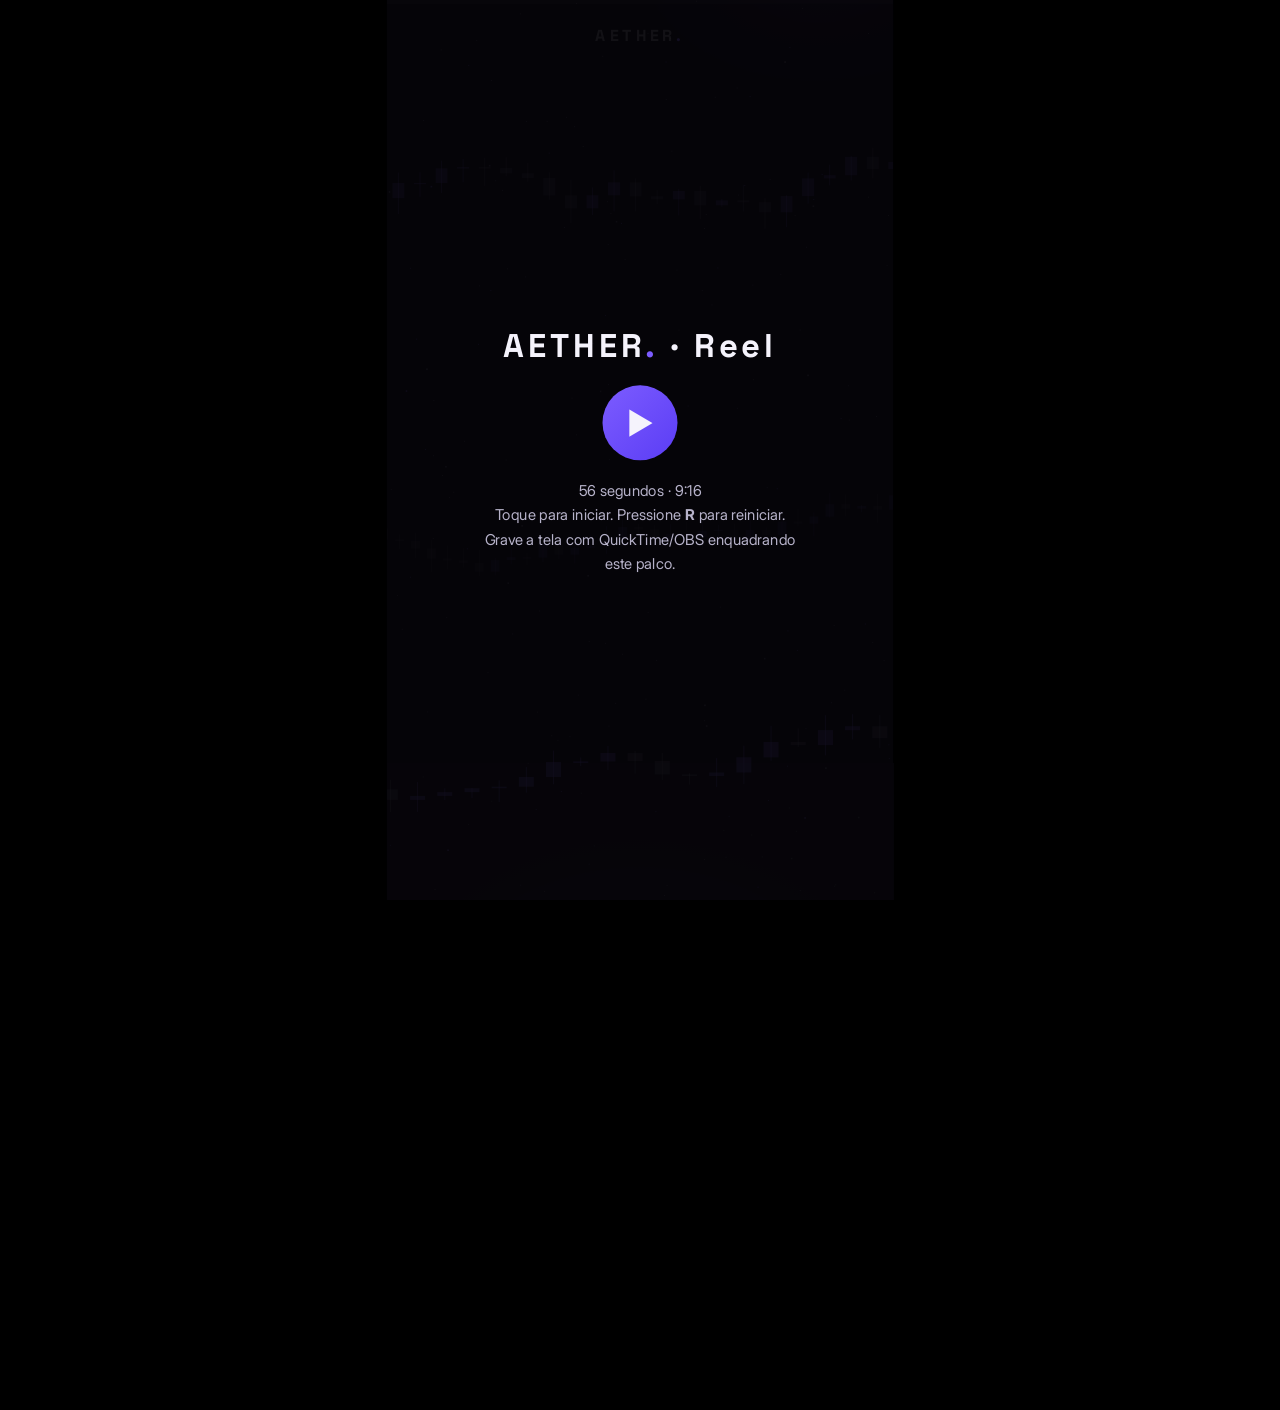
<file: reels.html>
<!DOCTYPE html>
<html lang="pt-BR">
<head>
<meta charset="UTF-8" />
<meta name="viewport" content="width=device-width, initial-scale=1.0" />
<title>AETHER — Reel 9:16 (56s)</title>
<link rel="preconnect" href="https://fonts.googleapis.com" />
<link rel="preconnect" href="https://fonts.gstatic.com" crossorigin />
<link href="https://fonts.googleapis.com/css2?family=Space+Grotesk:wght@500;600;700&family=Inter:wght@400;500;600&display=swap" rel="stylesheet" />
<style>
  :root {
    --violet: #7c5cff;
    --violet-deep: #5b3df5;
    --ink-light: #f5f3fc;
    --muted: #b6b2c9;
  }
  * { margin: 0; padding: 0; box-sizing: border-box; }
  html, body { height: 100%; background: #000; overflow: hidden; }
  body { display: flex; align-items: center; justify-content: center; font-family: "Inter", sans-serif; }

  #stage {
    position: relative;
    width: 1080px; height: 1920px;
    flex: none;
    overflow: hidden;
    background:
      radial-gradient(900px 700px at 50% 115%, rgba(124, 92, 255, 0.18), transparent 60%),
      radial-gradient(700px 500px at 85% -5%, rgba(124, 92, 255, 0.09), transparent 55%),
      #060509;
    color: var(--ink-light);
    transform-origin: center;
  }
  #bg { position: absolute; inset: 0; }

  .progress { position: absolute; top: 0; left: 0; right: 0; height: 8px; background: rgba(255,255,255,0.08); z-index: 30; }
  .progress i { display: block; height: 100%; width: 0; background: linear-gradient(90deg, var(--violet), var(--violet-deep)); }

  .brandtag {
    position: absolute; top: 54px; left: 0; right: 0;
    text-align: center;
    font-family: "Space Grotesk", sans-serif;
    font-weight: 700; font-size: 34px; letter-spacing: 0.24em;
    color: rgba(245,243,252,0.55); z-index: 20;
  }
  .brandtag b { color: var(--violet); }

  .sc {
    position: absolute; inset: 0;
    display: flex; flex-direction: column;
    align-items: center; justify-content: center;
    text-align: center; padding: 0 90px;
    opacity: 0; transform: translateY(46px);
    transition: opacity 0.65s ease, transform 0.65s ease;
    pointer-events: none;
  }
  .sc.on { opacity: 1; transform: none; }

  .it { opacity: 0; transform: translateY(34px); transition: opacity 0.6s ease, transform 0.6s ease; }
  .it.on { opacity: 1; transform: none; }

  .big {
    font-family: "Space Grotesk", sans-serif;
    font-weight: 700; font-size: 108px;
    line-height: 1.04; letter-spacing: -0.03em;
  }
  .mid { font-family: "Space Grotesk", sans-serif; font-weight: 600; font-size: 62px; line-height: 1.15; letter-spacing: -0.02em; }
  .sub { font-size: 42px; color: var(--muted); line-height: 1.5; margin-top: 44px; max-width: 820px; }
  .vio { color: var(--violet); }

  /* cena 3 — 9 confluências */
  .logo { font-family: "Space Grotesk", sans-serif; font-weight: 700; font-size: 140px; letter-spacing: 0.1em; }
  .logo b { color: var(--violet); }
  .conf { display: grid; grid-template-columns: repeat(3, 128px); gap: 30px; margin-top: 60px; }
  .cell {
    height: 128px; border-radius: 28px;
    border: 2.5px solid rgba(124, 92, 255, 0.6);
    background: rgba(124, 92, 255, 0.1);
    display: flex; align-items: center; justify-content: center;
    font-family: "Space Grotesk", sans-serif;
    font-weight: 600; font-size: 40px;
    color: rgba(245, 243, 252, 0.92);
    opacity: 0; transform: scale(0.6);
    transition: opacity 0.4s ease, transform 0.4s cubic-bezier(0.2, 1.4, 0.4, 1);
  }
  .cell.on { opacity: 1; transform: scale(1); }
  .lockpill {
    margin-top: 44px;
    font-family: "Space Grotesk", sans-serif;
    font-weight: 700; font-size: 40px; letter-spacing: 0.15em;
    padding: 28px 56px; border-radius: 999px;
    background: linear-gradient(135deg, var(--violet), var(--violet-deep));
    box-shadow: 0 24px 70px -18px rgba(124, 92, 255, 0.7);
    color: #fff;
  }
  .tiny { margin-top: 26px; font-size: 28px; color: #8d88a6; }

  /* cena 4 — telegram */
  .tgcard {
    width: 860px; border-radius: 44px; padding: 44px;
    background: rgba(255, 255, 255, 0.07);
    border: 2px solid rgba(255, 255, 255, 0.14);
    backdrop-filter: blur(20px);
    text-align: left;
  }
  .tgcard header { display: flex; align-items: center; gap: 28px; margin-bottom: 34px; }
  .tgcard .av {
    width: 96px; height: 96px; border-radius: 50%;
    background: linear-gradient(135deg, var(--violet), var(--violet-deep));
    display: flex; align-items: center; justify-content: center;
    font-family: "Space Grotesk", sans-serif; font-weight: 700; font-size: 48px;
  }
  .tgcard header b { font-family: "Space Grotesk", sans-serif; font-size: 42px; display: block; }
  .tgcard header small { color: var(--muted); font-size: 30px; }
  .msg {
    background: rgba(6, 5, 9, 0.72); border: 2px solid rgba(255,255,255,0.1);
    border-radius: 30px; padding: 34px 38px; margin-top: 22px; position: relative;
  }
  .msg b { font-family: "Space Grotesk", sans-serif; font-size: 44px; display: block; margin-bottom: 12px; }
  .msg span { font-size: 32px; color: var(--muted); line-height: 1.5; display: block; }
  .msg time { position: absolute; right: 30px; bottom: 22px; font-size: 26px; color: #8d88a6; }

  /* cena 5 — notícias */
  .tl { display: flex; gap: 14px; width: 880px; margin-top: 70px; }
  .tl div { border-radius: 22px; padding: 60px 0 28px; font-size: 30px; color: var(--muted); position: relative; }
  .tl .on1, .tl .on2 { flex: 1; background: linear-gradient(180deg, rgba(124,92,255,0.32), rgba(124,92,255,0.08)); border: 2px solid rgba(124,92,255,0.4); }
  .tl .off {
    flex: 1.5;
    background: repeating-linear-gradient(-45deg, rgba(255,255,255,0.06) 0 18px, rgba(255,255,255,0.015) 18px 36px);
    border: 2px dashed rgba(255,255,255,0.28);
  }
  .tl .off i {
    position: absolute; top: 18px; left: 0; right: 0;
    font-style: normal; font-size: 24px; letter-spacing: 0.12em;
    text-transform: uppercase; color: #8d88a6;
  }

  /* cena 6 — métricas */
  .mrow { margin: 34px 0; }
  .mrow strong {
    font-family: "Space Grotesk", sans-serif;
    font-weight: 700; font-size: 170px; letter-spacing: -0.03em;
    background: linear-gradient(120deg, #f5f3fc, var(--violet));
    -webkit-background-clip: text; background-clip: text;
    -webkit-text-fill-color: transparent;
    display: block; line-height: 1;
  }
  .mrow p { font-size: 38px; color: var(--muted); margin-top: 8px; }

  /* cena 7 — cta */
  .biopill {
    margin-top: 80px;
    font-family: "Space Grotesk", sans-serif; font-weight: 600; font-size: 46px;
    padding: 34px 84px; border-radius: 999px;
    background: linear-gradient(135deg, var(--violet), var(--violet-deep));
    box-shadow: 0 30px 80px -20px rgba(124, 92, 255, 0.7);
    animation: pulse 1.6s ease-in-out infinite;
  }
  @keyframes pulse { 0%, 100% { transform: scale(1); } 50% { transform: scale(1.05); } }
  .disclaimer {
    position: absolute; bottom: 70px; left: 90px; right: 90px;
    font-size: 26px; color: #8d88a6; line-height: 1.55;
  }

  /* overlay inicial */
  #tap {
    position: absolute; inset: 0; z-index: 40;
    display: flex; flex-direction: column; align-items: center; justify-content: center;
    gap: 40px; background: rgba(6, 5, 9, 0.9); cursor: pointer;
    transition: opacity 0.4s ease;
  }
  #tap.hide { opacity: 0; pointer-events: none; }
  #tap h1 { font-family: "Space Grotesk", sans-serif; font-size: 70px; letter-spacing: 0.12em; }
  #tap h1 b { color: var(--violet); }
  #tap .play {
    width: 160px; height: 160px; border-radius: 50%;
    background: linear-gradient(135deg, var(--violet), var(--violet-deep));
    display: flex; align-items: center; justify-content: center; font-size: 64px;
  }
  #tap p { font-size: 32px; color: var(--muted); max-width: 700px; text-align: center; line-height: 1.6; }
</style>
</head>
<body>
<div id="stage">
  <canvas id="bg" width="1080" height="1920"></canvas>
  <div class="progress"><i id="pbar"></i></div>
  <div class="brandtag">AETHER<b>.</b></div>

  <!-- 1 · gancho -->
  <section class="sc" data-from="0" data-to="5.6">
    <h2 class="big it" data-at="0.2">Quantos sinais<br />você recebeu hoje?</h2>
    <p class="sub it" data-at="2.6">E quantos realmente valiam a sua atenção?</p>
  </section>

  <!-- 2 · problema -->
  <section class="sc" data-from="5.6" data-to="12">
    <h2 class="big it" data-at="5.9">A maioria<br />é <span class="vio">ruído</span>.</h2>
    <p class="sub it" data-at="8.2">Sinal demais é o mesmo que sinal nenhum.</p>
  </section>

  <!-- 3 · solução / 9 confluências -->
  <section class="sc" data-from="12" data-to="24">
    <div class="logo it" data-at="12.3">AETHER<b>.</b></div>
    <p class="sub it" data-at="13.4">Sinais M5 para Forex e Opções,<br />construídos sobre 9 confluências.</p>
    <div class="conf">
      <span class="cell" data-at="15">01</span>
      <span class="cell" data-at="15.3">02</span>
      <span class="cell" data-at="15.6">03</span>
      <span class="cell" data-at="15.9">04</span>
      <span class="cell" data-at="16.2">05</span>
      <span class="cell" data-at="16.5">06</span>
      <span class="cell" data-at="16.8">07</span>
      <span class="cell" data-at="17.1">08</span>
      <span class="cell" data-at="17.4">09</span>
    </div>
    <p class="sub it" data-at="18.4">Um sinal só sai quando <strong class="vio">as 9 concordam</strong>.</p>
    <div class="lockpill it" data-at="19.8">🔒 SECRETO</div>
    <p class="tiny it" data-at="21">estratégia proprietária</p>
  </section>

  <!-- 4 · telegram -->
  <section class="sc" data-from="24" data-to="33">
    <div class="tgcard it" data-at="24.3">
      <header><span class="av">A</span><div><b>AETHER Sinais</b><small>canal · Telegram</small></div></header>
      <div class="msg">
        <b>EUR/USD · Compra</b>
        <span>Candle 14:35 (M5) · condições alinhadas</span>
        <time>14:35</time>
      </div>
    </div>
    <p class="sub it" data-at="26.5">No fechamento do candle.<br />Direto no seu Telegram.</p>
  </section>

  <!-- 5 · notícias -->
  <section class="sc" data-from="33" data-to="41">
    <h2 class="mid it" data-at="33.3">Notícia de alto impacto?</h2>
    <p class="sub it" data-at="34.6">O AETHER pausa sozinho — antes e depois do evento.</p>
    <div class="tl it" data-at="35.8">
      <div class="on1">Sinais ativos</div>
      <div class="off"><i>Payroll · 15:30</i>Pausa automática</div>
      <div class="on2">Retomada</div>
    </div>
  </section>

  <!-- 6 · números -->
  <section class="sc" data-from="41" data-to="49">
    <div class="mrow it" data-at="41.3"><strong class="num" data-count="9" data-start="41.5">0</strong><p>confluências verificadas em cada sinal</p></div>
    <div class="mrow it" data-at="43"><strong class="num" data-count="288" data-start="43.2">0</strong><p>candles M5 avaliados por dia, por par</p></div>
    <div class="mrow it" data-at="45"><strong class="num" data-count="0" data-fromval="24" data-start="45.2">24</strong><p>sinais durante notícias de alto impacto</p></div>
  </section>

  <!-- 7 · cta -->
  <section class="sc" data-from="49" data-to="99">
    <div class="logo it" data-at="49.3" style="font-size:120px">AETHER<b>.</b></div>
    <h2 class="mid it" data-at="50.2">Menos ruído.<br />Mais critério.</h2>
    <div class="biopill it" data-at="51.4">Link na bio</div>
    <p class="disclaimer it" data-at="52">Conteúdo informativo gerado por análise técnica automatizada. Não é recomendação de investimento nem garantia de resultados. Forex e Opções envolvem risco de perda. Opere com responsabilidade.</p>
  </section>

  <div id="tap">
    <h1>AETHER<b>.</b> · Reel</h1>
    <div class="play">▶</div>
    <p>56 segundos · 9:16<br />Toque para iniciar. Pressione <b>R</b> para reiniciar.<br />Grave a tela com QuickTime/OBS enquadrando este palco.</p>
  </div>
</div>

<script>
"use strict";
const DUR = 56;
const stage = document.getElementById("stage");
const pbar = document.getElementById("pbar");
const tap = document.getElementById("tap");
const scenes = [...document.querySelectorAll(".sc")];
const items = [...document.querySelectorAll("[data-at]")];
const nums = [...document.querySelectorAll(".num")];

function fit() {
  const s = Math.min(innerWidth / 1080, innerHeight / 1920);
  stage.style.transform = `scale(${s})`;
}
addEventListener("resize", fit); fit();

/* fundo: partículas + chuva de dígitos */
const ctx = document.getElementById("bg").getContext("2d");
const parts = [];
for (let i = 0; i < 180; i++) parts.push({
  x: Math.random() * 1080, y: Math.random() * 1920,
  vx: (Math.random() - 0.5) * 14, vy: (Math.random() - 0.5) * 14,
  v: Math.random() < 0.28, s: Math.random() < 0.12 ? 3.4 : 2,
});
// bandas de candles em parallax
function makeCandles(n) {
  const arr = [];
  let base = 0.5;
  for (let i = 0; i < n; i++) {
    const o = base;
    base = Math.min(0.88, Math.max(0.12, base + (Math.random() - 0.485) * 0.16));
    const c = base;
    const hi = Math.min(Math.max(o, c) + Math.random() * 0.08, 0.98);
    const lo = Math.max(Math.min(o, c) - Math.random() * 0.08, 0.02);
    arr.push({ o, c, hi, lo });
  }
  return arr;
}
const bands = [
  { s: makeCandles(70), y: 400, amp: 480, cw: 46, sp: 46, a: 0.18 },
  { s: makeCandles(70), y: 1130, amp: 380, cw: 34, sp: 28, a: 0.1 },
  { s: makeCandles(70), y: 1620, amp: 430, cw: 58, sp: 74, a: 0.26 },
];

let t0 = null, seekTo = 0, playing = false;

function drawBG(t, clock) {
  ctx.clearRect(0, 0, 1080, 1920);
  // candles passando — mais fortes na cena do "ruído" (até 12s)
  const boost = t < 12 ? 1.7 : 1;
  for (const b of bands) {
    const period = b.s.length * b.cw;
    const off = clock * b.sp;
    for (let i = 0; i < b.s.length; i++) {
      let x = (((i * b.cw - off) % period) + period) % period - b.cw;
      if (x > 1080 + b.cw) continue;
      const cd = b.s[i];
      const yO = b.y + (0.5 - cd.o) * b.amp;
      const yC = b.y + (0.5 - cd.c) * b.amp;
      const yH = b.y + (0.5 - cd.hi) * b.amp;
      const yL = b.y + (0.5 - cd.lo) * b.amp;
      const up = cd.c >= cd.o;
      const al = Math.min(b.a * boost, 0.5);
      ctx.strokeStyle = up ? "rgba(139,107,255," + al + ")" : "rgba(236,233,248," + al * 0.5 + ")";
      ctx.fillStyle = up ? "rgba(139,107,255," + al + ")" : "rgba(160,156,180," + al * 0.65 + ")";
      ctx.lineWidth = 2;
      ctx.beginPath(); ctx.moveTo(x, yH); ctx.lineTo(x, yL); ctx.stroke();
      const bw = b.cw * 0.55;
      ctx.fillRect(x - bw / 2, Math.min(yO, yC), bw, Math.max(Math.abs(yC - yO), 3));
    }
  }
  // partículas
  for (const p of parts) {
    p.x = (p.x + p.vx * 0.016 + 1080) % 1080;
    p.y = (p.y + p.vy * 0.016 + 1920) % 1920;
    ctx.fillStyle = p.v ? "rgba(139,107,255,0.55)" : "rgba(236,233,248,0.3)";
    ctx.fillRect(p.x, p.y, p.s, p.s);
  }
  // anel de convergência na cena das confluências
  if (t > 19.4 && t < 24) {
    const k = Math.min((t - 19.4) / 0.8, 1);
    const pulse = 1 + Math.sin(clock * 4) * 0.04;
    ctx.globalAlpha = k * 0.45;
    ctx.strokeStyle = "#8b6bff";
    ctx.lineWidth = 3;
    ctx.shadowColor = "#8b6bff";
    ctx.shadowBlur = 40;
    ctx.beginPath();
    ctx.arc(540, 1000, 360 * pulse, 0, Math.PI * 2);
    ctx.stroke();
    ctx.shadowBlur = 0;
    ctx.globalAlpha = 1;
  }
}

function tick() {
  const now = performance.now();
  const clock = now / 1000;
  let t = 0;
  if (playing) t = Math.min((now - t0) / 1000 + seekTo, DUR);
  window.__reelT = t;
  pbar.style.width = (t / DUR) * 100 + "%";

  for (const sc of scenes) {
    sc.classList.toggle("on", t >= +sc.dataset.from && t < +sc.dataset.to);
  }
  for (const it of items) {
    if (!it.classList.contains("sc")) it.classList.toggle("on", t >= +it.dataset.at);
  }
  for (const n of nums) {
    const start = +n.dataset.start;
    const from = +(n.dataset.fromval || 0), to = +n.dataset.count;
    const k = Math.min(Math.max((t - start) / 1.3, 0), 1);
    const e = k * k * (3 - 2 * k);
    n.textContent = Math.round(from + (to - from) * e);
  }
  drawBG(t, clock);
  requestAnimationFrame(tick);
}
requestAnimationFrame(tick);

function start(at = 0) {
  seekTo = at;
  t0 = performance.now();
  playing = true;
  tap.classList.add("hide");
}
window.__seek = (t) => start(t); // usado para verificação
tap.addEventListener("click", () => start(0));
addEventListener("keydown", (e) => { if (e.key.toLowerCase() === "r") start(0); });
</script>
</body>
</html>
</file>
<file: css/style.css>
/* ============ AETHER — base ============ */
:root {
  --ink: #0c0b14;
  --ink-soft: #4b4a5a;
  --bg-dark: #060509;
  --bg-light: #fafafc;
  --violet: #7c5cff;
  --violet-deep: #5b3df5;
  --violet-soft: rgba(124, 92, 255, 0.12);
  --white: #ffffff;
  --line-dark: rgba(255, 255, 255, 0.12);
  --line-light: rgba(12, 11, 20, 0.09);
  --font-display: "Space Grotesk", "Inter", system-ui, sans-serif;
  --font-body: "Inter", system-ui, sans-serif;
}

* { margin: 0; padding: 0; box-sizing: border-box; }
html { scroll-behavior: smooth; }
body {
  font-family: var(--font-body);
  color: var(--ink);
  background: var(--bg-light);
  -webkit-font-smoothing: antialiased;
  overflow-x: hidden;
}
a { text-decoration: none; color: inherit; }
img, svg, canvas { display: block; }

.wrap { width: min(1160px, calc(100% - 48px)); margin: 0 auto; }
.wrap--narrow { width: min(820px, calc(100% - 48px)); }
.section { padding: 120px 0; }

.eyebrow {
  font-family: var(--font-display);
  font-size: 13px;
  font-weight: 600;
  letter-spacing: 0.22em;
  text-transform: uppercase;
  color: var(--violet-deep);
  margin-bottom: 18px;
}
.eyebrow--light { color: #a794ff; }

.h2 {
  font-family: var(--font-display);
  font-size: clamp(2rem, 4.4vw, 3.4rem);
  font-weight: 700;
  letter-spacing: -0.02em;
  line-height: 1.08;
  margin-bottom: 28px;
}

/* reveal on scroll */
.fx { opacity: 0; transform: translateY(28px); transition: opacity 0.8s cubic-bezier(0.2, 0.6, 0.2, 1), transform 0.8s cubic-bezier(0.2, 0.6, 0.2, 1); }
.fx.in { opacity: 1; transform: none; }

/* ============ buttons ============ */
.btn {
  display: inline-flex;
  align-items: center;
  justify-content: center;
  font-family: var(--font-display);
  font-weight: 600;
  font-size: 15px;
  padding: 15px 30px;
  border-radius: 999px;
  border: 1px solid transparent;
  transition: transform 0.25s ease, box-shadow 0.25s ease, background 0.25s ease, border-color 0.25s ease;
  cursor: pointer;
}
.btn--primary {
  background: linear-gradient(135deg, var(--violet), var(--violet-deep));
  color: #fff;
  box-shadow: 0 10px 30px -10px rgba(124, 92, 255, 0.65);
}
.btn--primary:hover { transform: translateY(-2px); box-shadow: 0 16px 38px -10px rgba(124, 92, 255, 0.8); }
.btn--ghost { background: rgba(255, 255, 255, 0.07); border-color: var(--line-dark); color: #eceaf6; backdrop-filter: blur(8px); }
.btn--ghost:hover { background: rgba(255, 255, 255, 0.13); }
.btn--ghost-dark { border-color: var(--line-light); color: var(--ink); background: rgba(255, 255, 255, 0.6); }
.btn--ghost-dark:hover { border-color: var(--violet); color: var(--violet-deep); }
.btn--outline { border-color: var(--line-light); color: var(--ink); background: transparent; }
.btn--outline:hover { border-color: var(--violet); color: var(--violet-deep); }
.btn--sm { padding: 10px 22px; font-size: 14px; }
.btn--lg { padding: 18px 40px; font-size: 17px; }

/* ============ nav ============ */
.nav {
  position: fixed;
  inset: 0 0 auto 0;
  z-index: 50;
  display: flex;
  align-items: center;
  justify-content: space-between;
  padding: 16px 32px;
  transition: background 0.4s ease, box-shadow 0.4s ease, color 0.4s ease;
  color: #f2f0fa;
}
.nav__brand { font-family: var(--font-display); font-weight: 700; font-size: 20px; letter-spacing: 0.06em; }
.nav__dot { color: var(--violet); }
.nav__links { display: flex; gap: 28px; font-size: 14.5px; font-weight: 500; opacity: 0.85; }
.nav__links a:hover { color: var(--violet); opacity: 1; }
.nav.nav--solid {
  background: rgba(250, 250, 252, 0.82);
  backdrop-filter: blur(16px);
  -webkit-backdrop-filter: blur(16px);
  color: var(--ink);
  box-shadow: 0 1px 0 var(--line-light);
}
.nav.nav--dark {
  background: rgba(6, 5, 9, 0.6);
  backdrop-filter: blur(16px);
  -webkit-backdrop-filter: blur(16px);
  color: #f2f0fa;
  box-shadow: 0 1px 0 var(--line-dark);
}

/* ============ hero ============ */
.hero { height: 340vh; background: var(--bg-dark); position: relative; }
.hero__sticky {
  position: sticky;
  top: 0;
  height: 100vh;
  overflow: hidden;
  background:
    radial-gradient(1200px 600px at 50% 118%, rgba(124, 92, 255, 0.16), transparent 60%),
    radial-gradient(900px 500px at 80% -10%, rgba(124, 92, 255, 0.08), transparent 55%),
    var(--bg-dark);
}
#heroCanvas { position: absolute; inset: 0; width: 100%; height: 100%; }
.hero__copy {
  position: absolute;
  inset: 0;
  display: flex;
  flex-direction: column;
  align-items: center;
  justify-content: center;
  text-align: center;
  padding: 0 24px;
  will-change: transform, opacity;
}
.hero__title {
  font-family: var(--font-display);
  font-size: clamp(3.2rem, 10vw, 8.2rem);
  font-weight: 700;
  line-height: 0.98;
  letter-spacing: -0.035em;
  color: #f5f3fc;
  margin: 10px 0 26px;
}
.hero__sub { max-width: 640px; color: #b6b2c9; font-size: clamp(1rem, 1.4vw, 1.15rem); line-height: 1.65; margin-bottom: 36px; }
.hero__actions { display: flex; gap: 14px; flex-wrap: wrap; justify-content: center; }
.hero__caption {
  position: absolute;
  left: 50%;
  bottom: 9vh;
  transform: translateX(-50%);
  color: #cdc7e6;
  font-family: var(--font-display);
  font-size: clamp(1rem, 1.6vw, 1.3rem);
  letter-spacing: 0.01em;
  opacity: 0;
  white-space: nowrap;
}
.hero__scrollhint {
  position: absolute;
  left: 50%;
  bottom: 3.6vh;
  transform: translateX(-50%);
  display: flex;
  align-items: center;
  gap: 10px;
  color: #8d88a6;
  font-size: 12.5px;
  letter-spacing: 0.14em;
  text-transform: uppercase;
}
.hero__scrollhint span {
  width: 1px; height: 34px;
  background: linear-gradient(#7c5cff, transparent);
  animation: drip 1.8s ease-in-out infinite;
}
@keyframes drip { 0% { transform: scaleY(0); transform-origin: top; } 55% { transform: scaleY(1); transform-origin: top; } 100% { transform: scaleY(0); transform-origin: bottom; } }

.fade-band { height: 26vh; background: linear-gradient(180deg, var(--bg-dark) 0%, #201d2e 34%, #b9b4cf 72%, var(--bg-light) 100%); }

/* ============ pares ============ */
.pairs { padding: 46px 0 90px; background: var(--bg-light); }
.pairs__label { text-align: center; font-size: 13px; letter-spacing: 0.18em; text-transform: uppercase; color: var(--ink-soft); margin-bottom: 30px; }
.pairs__marquee {
  overflow: hidden;
  -webkit-mask-image: linear-gradient(90deg, transparent, #000 12%, #000 88%, transparent);
  mask-image: linear-gradient(90deg, transparent, #000 12%, #000 88%, transparent);
}
.pairs__track { display: flex; gap: 56px; width: max-content; animation: marquee 36s linear infinite; }
.pairs__track span { font-family: var(--font-display); font-weight: 600; font-size: 20px; color: #a5a1b8; letter-spacing: 0.04em; }
@keyframes marquee { to { transform: translateX(-50%); } }

/* ============ como funciona ============ */
.steps { display: grid; grid-template-columns: repeat(3, 1fr); gap: 26px; margin-top: 44px; }
.step {
  background: rgba(255, 255, 255, 0.7);
  border: 1px solid var(--line-light);
  border-radius: 22px;
  padding: 34px 30px;
  backdrop-filter: blur(10px);
  box-shadow: 0 20px 50px -30px rgba(12, 11, 20, 0.18);
}
.step__num { font-family: var(--font-display); font-weight: 700; color: var(--violet); font-size: 15px; letter-spacing: 0.12em; }
.step h3 { font-family: var(--font-display); font-size: 21px; letter-spacing: -0.01em; margin: 14px 0 12px; }
.step p { color: var(--ink-soft); line-height: 1.65; font-size: 15px; }

/* ============ o método (pinned) ============ */
.signal { height: 320vh; background: var(--bg-dark); position: relative; }
.signal__sticky { position: sticky; top: 0; height: 100vh; overflow: hidden; }
#signalCanvas { position: absolute; inset: 0; width: 100%; height: 100%; }
.signal__overlay {
  position: absolute;
  inset: 0;
  display: flex;
  flex-direction: column;
  justify-content: center;
  padding: 0 max(6vw, 32px);
  background: linear-gradient(90deg, rgba(6, 5, 9, 0.82) 0%, rgba(6, 5, 9, 0.35) 55%, transparent 100%);
}
.signal__words { position: relative; height: 300px; max-width: 560px; }
.signal__word { position: absolute; inset: 0; opacity: 0; transform: translateY(44px); will-change: transform, opacity; }
.signal__word h2 {
  font-family: var(--font-display);
  font-size: clamp(3rem, 7.5vw, 6rem);
  font-weight: 700;
  letter-spacing: -0.03em;
  color: #f5f3fc;
  line-height: 1;
  margin-bottom: 20px;
}
.signal__word h2 span { color: var(--violet); }
.signal__word p { color: #b6b2c9; font-size: clamp(1rem, 1.5vw, 1.2rem); line-height: 1.65; max-width: 480px; }

/* ============ benefícios ============ */
.cards { display: grid; grid-template-columns: repeat(3, 1fr); gap: 22px; margin-top: 50px; }
.card {
  background: rgba(255, 255, 255, 0.66);
  border: 1px solid var(--line-light);
  border-radius: 22px;
  padding: 30px 28px;
  backdrop-filter: blur(12px);
  -webkit-backdrop-filter: blur(12px);
  box-shadow: 0 24px 60px -38px rgba(12, 11, 20, 0.28);
  transition: transform 0.35s ease, box-shadow 0.35s ease, border-color 0.35s ease;
}
.card:hover { transform: translateY(-5px); border-color: rgba(124, 92, 255, 0.4); box-shadow: 0 34px 70px -38px rgba(91, 61, 245, 0.35); }
.card--wide { grid-column: span 3; display: grid; grid-template-columns: auto 1fr 2fr; align-items: center; gap: 22px; }
.card--wide h3 { margin: 0; }
.card__icon {
  width: 46px; height: 46px;
  border-radius: 13px;
  display: flex; align-items: center; justify-content: center;
  background: var(--violet-soft);
  color: var(--violet-deep);
  font-family: var(--font-display);
  font-weight: 700;
  font-size: 16px;
  margin-bottom: 18px;
}
.card--wide .card__icon { margin-bottom: 0; }
.card--secret {
  border-color: rgba(124, 92, 255, 0.45);
  background: linear-gradient(120deg, rgba(124, 92, 255, 0.1), rgba(255, 255, 255, 0.72) 55%);
}
.card--secret .card__icon { background: linear-gradient(135deg, var(--violet), var(--violet-deep)); color: #fff; }
.card h3 { font-family: var(--font-display); font-size: 19px; margin-bottom: 10px; letter-spacing: -0.01em; }
.card p { color: var(--ink-soft); font-size: 14.5px; line-height: 1.65; }

/* ============ notícias ============ */
.news {
  background:
    radial-gradient(900px 500px at 15% 0%, rgba(124, 92, 255, 0.14), transparent 55%),
    var(--bg-dark);
  color: #f5f3fc;
  padding: 130px 0;
}
.news .h2 { color: #f5f3fc; }
.news__body { color: #b6b2c9; max-width: 660px; line-height: 1.7; font-size: 16.5px; margin-bottom: 54px; }
.timeline { display: flex; gap: 6px; align-items: stretch; }
.timeline__seg { position: relative; border-radius: 12px; padding: 40px 18px 16px; font-size: 13px; }
.timeline__seg em { font-style: normal; color: #cdc7e6; font-weight: 500; letter-spacing: 0.04em; }
.timeline__seg--on {
  flex: 1.2;
  background: linear-gradient(180deg, rgba(124, 92, 255, 0.28), rgba(124, 92, 255, 0.08));
  border: 1px solid rgba(124, 92, 255, 0.35);
}
.timeline__seg--off {
  flex: 1.6;
  background: repeating-linear-gradient(-45deg, rgba(255,255,255,0.05) 0 10px, rgba(255,255,255,0.015) 10px 20px);
  border: 1px dashed rgba(255, 255, 255, 0.22);
}
.timeline__seg--off i {
  position: absolute;
  top: 12px; left: 18px;
  font-style: normal;
  font-size: 11.5px;
  letter-spacing: 0.1em;
  text-transform: uppercase;
  color: #8d88a6;
}

/* ============ métricas ============ */
.metrics { padding: 130px 0; }
.metrics__grid { display: grid; grid-template-columns: repeat(3, 1fr); gap: 30px; text-align: center; }
.metric strong {
  font-family: var(--font-display);
  font-size: clamp(3.4rem, 7vw, 5.6rem);
  font-weight: 700;
  letter-spacing: -0.03em;
  background: linear-gradient(120deg, var(--ink), var(--violet-deep));
  -webkit-background-clip: text;
  background-clip: text;
  -webkit-text-fill-color: transparent;
}
.metric p { color: var(--ink-soft); font-size: 15px; max-width: 260px; margin: 12px auto 0; line-height: 1.55; }

/* ============ produto / mockup ============ */
.product { background: linear-gradient(180deg, var(--bg-light), #f1effa 60%, var(--bg-light)); }
.product__stage { position: relative; margin-top: 60px; }
.browser {
  border-radius: 18px;
  overflow: hidden;
  background: #fff;
  border: 1px solid var(--line-light);
  box-shadow: 0 60px 120px -50px rgba(24, 16, 68, 0.35), 0 25px 50px -30px rgba(24, 16, 68, 0.2);
  max-width: 860px;
}
.browser__bar { display: flex; align-items: center; gap: 16px; padding: 13px 18px; border-bottom: 1px solid var(--line-light); background: #fbfbfd; }
.browser__dots { display: flex; gap: 6px; }
.browser__dots i { width: 10px; height: 10px; border-radius: 50%; background: #e4e2ee; }
.browser__dots i:first-child { background: var(--violet); }
.browser__url { font-size: 12.5px; color: var(--ink-soft); background: #f1f0f7; border-radius: 8px; padding: 6px 14px; }
.browser__body { display: grid; grid-template-columns: 200px 1fr; }
.dash__side { border-right: 1px solid var(--line-light); padding: 22px 18px; display: flex; flex-direction: column; gap: 18px; background: #fcfcfe; }
.dash__stat small { display: block; font-size: 11px; letter-spacing: 0.1em; text-transform: uppercase; color: #9995ad; margin-bottom: 3px; }
.dash__stat b { font-family: var(--font-display); font-size: 17px; }
.dash__stat .ok { color: var(--violet-deep); }
.dash__main { padding: 22px; }
.dash__main svg { width: 100%; height: 200px; }
.dash__table { width: 100%; border-collapse: collapse; margin-top: 14px; font-size: 13.5px; }
.dash__table td { padding: 10px 8px; border-top: 1px solid var(--line-light); color: var(--ink-soft); }
.dash__table td:first-child { font-weight: 600; color: var(--ink); font-family: var(--font-display); }
.dash__table .up { color: var(--violet-deep); font-weight: 600; }
.dash__table .down { color: #b04a6e; font-weight: 600; }

.tg {
  position: absolute;
  right: 0;
  bottom: -34px;
  width: min(360px, 88vw);
  border-radius: 20px;
  padding: 18px;
  background: rgba(255, 255, 255, 0.78);
  border: 1px solid rgba(124, 92, 255, 0.25);
  backdrop-filter: blur(18px);
  -webkit-backdrop-filter: blur(18px);
  box-shadow: 0 40px 80px -30px rgba(24, 16, 68, 0.4);
}
.tg__head { display: flex; align-items: center; gap: 12px; margin-bottom: 14px; }
.tg__avatar {
  width: 38px; height: 38px; border-radius: 50%;
  flex: none;
  overflow: hidden;
  background: #07070f;
  display: flex; align-items: center; justify-content: center;
}
.tg__avatar img { width: 100%; height: 100%; display: block; }
.tg__head b { font-family: var(--font-display); font-size: 15px; display: block; }
.tg__head small { color: var(--ink-soft); font-size: 12px; }
.tg__msg { background: #fff; border: 1px solid var(--line-light); border-radius: 14px; padding: 12px 14px; margin-top: 10px; position: relative; }
.tg__msg b { font-size: 14px; display: block; margin-bottom: 4px; font-family: var(--font-display); }
.tg__msg span { font-size: 12.5px; color: var(--ink-soft); line-height: 1.5; display: block; padding-right: 34px; }
.tg__msg time { position: absolute; right: 12px; bottom: 10px; font-size: 11px; color: #9995ad; }
.tg__msg--muted { opacity: 0.75; }

/* ============ robô AETHER X ============ */
.robot {
  background:
    radial-gradient(900px 520px at 85% 5%, rgba(124, 92, 255, 0.16), transparent 58%),
    var(--bg-dark);
  color: #f5f3fc;
  padding: 130px 0;
}
.robot .h2 { color: #f5f3fc; }
.robot__grid { display: grid; grid-template-columns: 1fr 0.85fr; gap: 64px; align-items: center; }
.robot__lead { color: #b6b2c9; line-height: 1.7; font-size: 16.5px; margin: 22px 0 34px; max-width: 560px; }
.robot__list { list-style: none; display: grid; gap: 2px; margin-bottom: 36px; }
.robot__list li {
  padding: 14px 0 14px 26px;
  border-bottom: 1px solid rgba(255, 255, 255, 0.08);
  position: relative;
  font-size: 14.5px;
  color: #9d99b3;
  line-height: 1.6;
}
.robot__list li::before {
  content: "";
  position: absolute;
  left: 0; top: 21px;
  width: 7px; height: 7px;
  border-radius: 50%;
  background: var(--violet);
}
.robot__list li b { display: block; color: #f2f0fa; font-family: var(--font-display); font-size: 15.5px; font-weight: 600; margin-bottom: 3px; }
.robot__offer {
  display: flex;
  align-items: center;
  justify-content: space-between;
  gap: 22px;
  flex-wrap: wrap;
  padding: 22px 26px;
  margin-bottom: 26px;
  border-radius: 18px;
  border: 1px solid rgba(124, 92, 255, 0.38);
  background: linear-gradient(135deg, rgba(124, 92, 255, 0.18), rgba(124, 92, 255, 0.04));
}
.robot__tag {
  display: inline-block;
  font-family: var(--font-display);
  font-size: 11.5px;
  font-weight: 600;
  letter-spacing: 0.1em;
  text-transform: uppercase;
  color: #c9baff;
  margin-bottom: 8px;
}
.robot__free b { font-family: var(--font-display); font-size: 27px; font-weight: 700; letter-spacing: -0.02em; color: #fff; display: block; }
.robot__free small { font-size: 12.5px; color: #a29dba; }
.robot__lic { font-family: var(--font-display); font-size: 14px; color: #a29dba; text-align: right; }
.robot__lic b { font-size: 22px; color: #f2f0fa; font-weight: 700; margin-left: 6px; }
.robot__lic small { font-size: 13px; color: #a29dba; }
.robot__actions { display: flex; gap: 14px; flex-wrap: wrap; }
.robot__disclaimer {
  margin-top: 64px;
  padding: 20px 24px;
  border-left: 2px solid rgba(176, 74, 110, 0.75);
  background: rgba(255, 255, 255, 0.03);
  border-radius: 0 12px 12px 0;
  font-size: 13.5px;
  line-height: 1.75;
  color: #9d99b3;
}
.robot__disclaimer strong { color: #e4b3c6; font-weight: 600; }

.bot {
  border-radius: 22px;
  padding: 20px;
  background: rgba(255, 255, 255, 0.045);
  border: 1px solid rgba(255, 255, 255, 0.11);
  backdrop-filter: blur(18px);
  -webkit-backdrop-filter: blur(18px);
  box-shadow: 0 50px 100px -40px rgba(0, 0, 0, 0.8);
}
.bot__head { display: flex; align-items: center; gap: 12px; margin-bottom: 16px; }
.bot__avatar {
  width: 40px; height: 40px; border-radius: 50%;
  flex: none;
  overflow: hidden;
  background: #07070f;
  border: 1px solid rgba(255, 255, 255, 0.12);
  display: flex; align-items: center; justify-content: center;
}
.bot__avatar img { width: 100%; height: 100%; display: block; }
.bot__head b { font-family: var(--font-display); font-size: 15px; display: block; color: #f2f0fa; }
.bot__head small { color: #8d88a6; font-size: 12px; }
.bot__panel {
  background: rgba(0, 0, 0, 0.32);
  border: 1px solid rgba(255, 255, 255, 0.09);
  border-radius: 16px;
  padding: 16px 18px;
}
.bot__panel-title {
  font-family: var(--font-display);
  font-size: 13px;
  font-weight: 600;
  letter-spacing: 0.08em;
  text-transform: uppercase;
  color: #8d88a6;
  margin-bottom: 12px;
}
.bot__rows > div {
  display: flex;
  align-items: baseline;
  justify-content: space-between;
  gap: 14px;
  padding: 8px 0;
  border-bottom: 1px dashed rgba(255, 255, 255, 0.08);
}
.bot__rows dt { font-size: 13px; color: #8d88a6; }
.bot__rows dd { font-family: var(--font-display); font-size: 13.5px; font-weight: 600; color: #e9e6f6; text-align: right; }
.bot__rows dd.is-on { color: #6ee7a8; display: flex; align-items: center; gap: 6px; }
.bot__rows dd.is-on::before { content: ""; width: 7px; height: 7px; border-radius: 50%; background: #6ee7a8; box-shadow: 0 0 10px #6ee7a8; }
.bot__keys { display: grid; grid-template-columns: 1fr 1fr; gap: 7px; margin-top: 16px; }
.bot__keys span {
  background: rgba(255, 255, 255, 0.07);
  border: 1px solid rgba(255, 255, 255, 0.09);
  border-radius: 9px;
  padding: 9px 10px;
  font-size: 12px;
  color: #cdc7e6;
  text-align: center;
}
.bot__msg {
  margin-top: 12px;
  background: rgba(124, 92, 255, 0.13);
  border: 1px solid rgba(124, 92, 255, 0.3);
  border-radius: 14px;
  padding: 13px 15px;
}
.bot__msg b { font-family: var(--font-display); font-size: 14px; color: #f2f0fa; display: block; margin-bottom: 4px; }
.bot__msg span { font-size: 12.5px; color: #a8a3c0; line-height: 1.55; }

/* ============ planos ============ */
.pricing__lead { color: var(--ink-soft); font-size: 16px; margin: -6px 0 46px; max-width: 520px; }

.tiers { display: grid; grid-template-columns: repeat(3, 1fr); gap: 24px; align-items: stretch; }
.tier {
  position: relative;
  background: rgba(255, 255, 255, 0.72);
  border: 1px solid var(--line-light);
  border-radius: 24px;
  padding: 36px 30px;
  backdrop-filter: blur(12px);
  display: flex;
  flex-direction: column;
}
.tier--hot {
  border: 1.5px solid rgba(124, 92, 255, 0.55);
  background: linear-gradient(180deg, rgba(124, 92, 255, 0.09), rgba(255, 255, 255, 0.85) 45%);
  box-shadow: 0 50px 100px -50px rgba(91, 61, 245, 0.55);
  transform: translateY(-14px);
}
.tier__badge {
  position: absolute;
  top: -13px; left: 50%;
  transform: translateX(-50%);
  background: linear-gradient(135deg, var(--violet), var(--violet-deep));
  color: #fff;
  font-family: var(--font-display);
  font-size: 12px;
  font-weight: 600;
  letter-spacing: 0.08em;
  padding: 6px 16px;
  border-radius: 999px;
  white-space: nowrap;
}
.tier h3 { font-family: var(--font-display); font-size: 21px; }
.tier__desc { color: var(--ink-soft); font-size: 14px; margin: 8px 0 22px; }
.tier__price { font-family: var(--font-display); display: flex; align-items: baseline; gap: 4px; }
.tier__price sup { font-size: 16px; font-weight: 600; color: var(--ink-soft); }
.tier__amount { font-size: 54px; font-weight: 700; letter-spacing: -0.03em; }
.tier__was { font-size: 17px; font-weight: 500; color: #9995ad; margin-right: 10px; text-decoration-color: rgba(176, 74, 110, 0.7); text-decoration-thickness: 1.5px; }
.tier__price small { color: var(--ink-soft); font-size: 15px; }
.tier__note { font-size: 12.5px; color: #9995ad; margin: 6px 0 24px; min-height: 18px; }
.tier ul { list-style: none; margin-bottom: 30px; flex: 1; }
.tier ul li { padding: 9px 0 9px 28px; font-size: 14.5px; color: var(--ink-soft); border-bottom: 1px dashed var(--line-light); position: relative; }
.tier ul li::before { content: "✓"; position: absolute; left: 2px; color: var(--violet-deep); font-weight: 700; }
.tier ul li small { display: block; font-size: 12px; color: #9995ad; margin-top: 2px; }
.tier__bonus { color: var(--violet-deep) !important; font-weight: 600; }
.tier__bonus::before { content: "★" !important; }
.tier__addon { opacity: 0.72; }
.tier__addon::before { content: "+" !important; }
.pricing__foot { text-align: center; color: #9995ad; font-size: 13.5px; margin-top: 44px; }

/* ============ FAQ ============ */
.faq__list { margin-top: 40px; }
.faq__item { border-bottom: 1px solid var(--line-light); }
.faq__q {
  width: 100%;
  display: flex;
  align-items: center;
  justify-content: space-between;
  gap: 20px;
  background: none;
  border: 0;
  text-align: left;
  font-family: var(--font-display);
  font-size: 17.5px;
  font-weight: 600;
  color: var(--ink);
  padding: 24px 4px;
  cursor: pointer;
}
.faq__q i {
  flex: 0 0 auto;
  width: 12px; height: 12px;
  position: relative;
}
.faq__q i::before, .faq__q i::after {
  content: "";
  position: absolute;
  inset: 5px 0;
  background: var(--violet-deep);
  transition: transform 0.35s ease;
}
.faq__q i::after { transform: rotate(90deg); }
.faq__item.open .faq__q i::after { transform: rotate(0deg); }
.faq__a { max-height: 0; overflow: hidden; transition: max-height 0.45s cubic-bezier(0.2, 0.6, 0.2, 1); }
.faq__a p { color: var(--ink-soft); line-height: 1.7; font-size: 15px; padding: 0 4px 26px; max-width: 700px; }

/* ============ CTA final ============ */
.cta {
  position: relative;
  padding: 170px 0 180px;
  overflow: hidden;
  background: linear-gradient(180deg, var(--bg-light), #f3f1fb 55%, #ecebf6);
  text-align: center;
}
.cta__glow {
  position: absolute;
  inset: 0;
  background:
    radial-gradient(620px 340px at 50% 30%, rgba(124, 92, 255, 0.18), transparent 65%),
    radial-gradient(400px 260px at 22% 75%, rgba(124, 92, 255, 0.1), transparent 60%),
    radial-gradient(420px 280px at 80% 68%, rgba(255, 255, 255, 0.7), transparent 60%);
  animation: breathe 7s ease-in-out infinite alternate;
}
@keyframes breathe { from { opacity: 0.75; transform: scale(1); } to { opacity: 1; transform: scale(1.05); } }
.cta__inner { position: relative; }
.cta__title {
  font-family: var(--font-display);
  font-size: clamp(3rem, 7.6vw, 6.4rem);
  font-weight: 700;
  letter-spacing: -0.03em;
  line-height: 1.02;
  margin-bottom: 24px;
}
.cta__sub { color: var(--ink-soft); font-size: clamp(1rem, 1.5vw, 1.2rem); max-width: 540px; margin: 0 auto 42px; line-height: 1.65; }
.cta__actions { display: flex; gap: 14px; justify-content: center; flex-wrap: wrap; }

/* ============ rodapé ============ */
.footer { background: var(--bg-dark); color: #b6b2c9; padding: 70px 0 46px; }
.footer__risk {
  border: 1px solid rgba(124, 92, 255, 0.4);
  background: rgba(124, 92, 255, 0.07);
  border-radius: 18px;
  padding: 28px 32px;
  margin-bottom: 46px;
}
.footer__risk strong {
  display: block;
  font-family: var(--font-display);
  color: #e6e2f6;
  letter-spacing: 0.14em;
  text-transform: uppercase;
  font-size: 13px;
  margin-bottom: 12px;
}
.footer__risk p { line-height: 1.75; font-size: 15px; color: #cdc7e6; }
.footer__risk p + p { margin-top: 14px; font-size: 14px; color: #a8a3c0; }
.footer__row { display: flex; align-items: center; justify-content: space-between; gap: 20px; flex-wrap: wrap; }
.footer__brand { font-family: var(--font-display); font-weight: 700; font-size: 18px; letter-spacing: 0.06em; color: #f2f0fa; }
.footer__brand span { color: var(--violet); }
.footer__links { display: flex; gap: 24px; font-size: 14px; }
.footer__links a:hover { color: var(--violet); }
.footer__copy { font-size: 13px; color: #8d88a6; }

/* ============ responsivo ============ */
@media (max-width: 960px) {
  .steps, .cards, .metrics__grid, .tiers { grid-template-columns: 1fr; }
  .card--wide { grid-column: span 1; grid-template-columns: auto 1fr; }
  .card--wide p { grid-column: span 2; }
  .tier--hot { transform: none; }
  .nav__links { display: none; }
  .browser__body { grid-template-columns: 1fr; }
  .dash__side { flex-direction: row; flex-wrap: wrap; border-right: 0; border-bottom: 1px solid var(--line-light); }
  .tg { position: static; margin: 22px auto 0; }
  .robot__grid { grid-template-columns: 1fr; gap: 44px; }
  .robot__lic { text-align: left; }
  .bot__keys { grid-template-columns: 1fr; }
  .signal__overlay { background: linear-gradient(180deg, rgba(6,5,9,.7), rgba(6,5,9,.45)); }
  .hero__caption { white-space: normal; width: 88vw; text-align: center; }
  .timeline { flex-direction: column; }
}
@media (prefers-reduced-motion: reduce) {
  .fx { transition: none; opacity: 1; transform: none; }
  .pairs__track { animation: none; }
  .cta__glow { animation: none; }
  html { scroll-behavior: auto; }
}
</file>
